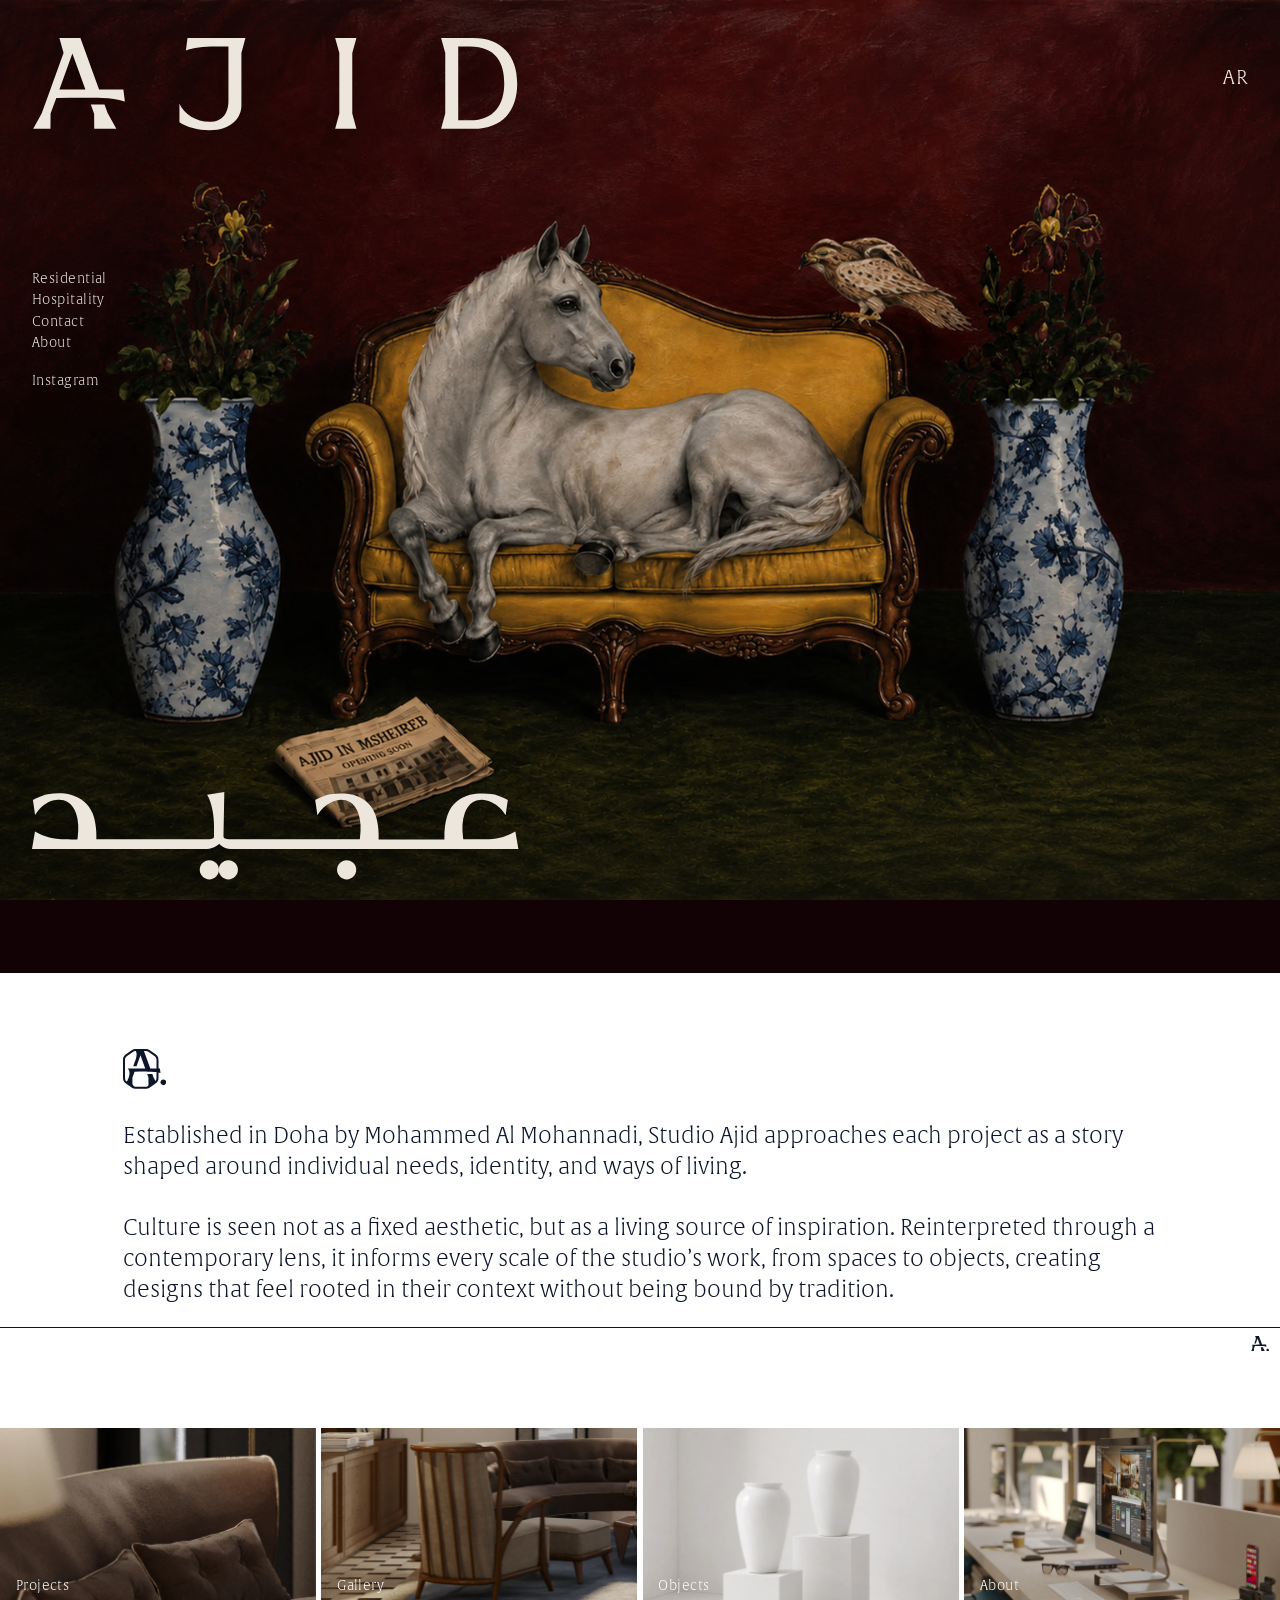
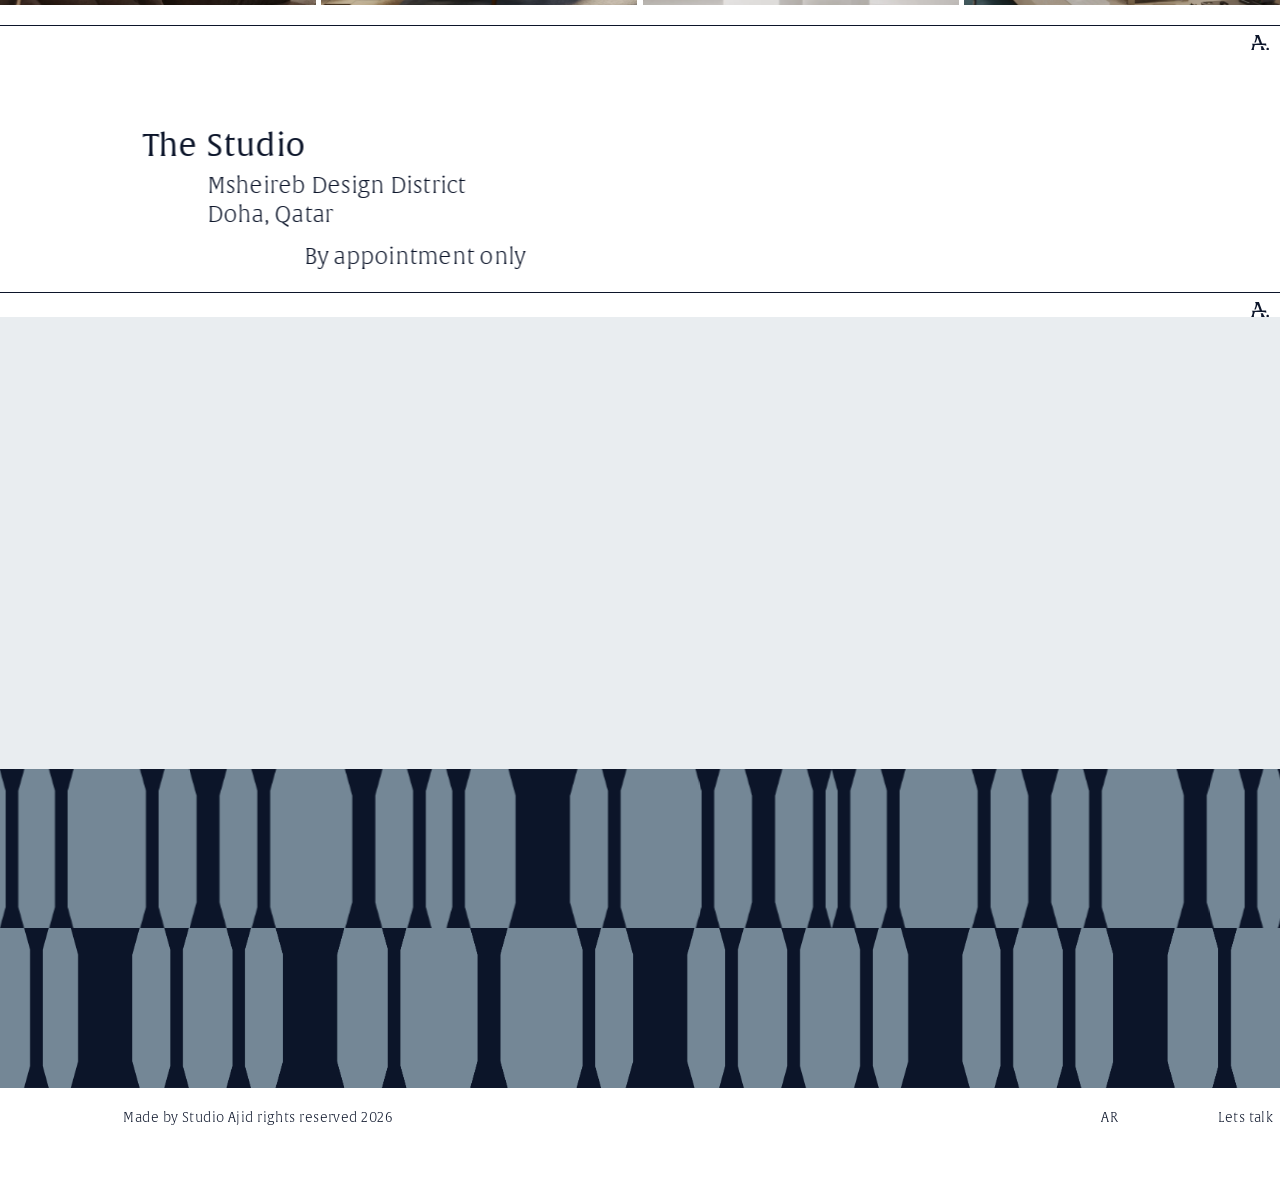
<file: index.html>
<!doctype html>
<html lang="en">
<head>
<meta charset="utf-8">
<meta name="viewport" content="width=device-width,initial-scale=1">
<title data-ar="عجيد — استوديو تصميم داخلي">AJID — Interior Design Studio</title>
<link rel="icon" href="assets/brand/favicon.svg">
<meta name="description" content="Studio Ajid is an interior design studio in Msheireb, Doha, working across residential, hospitality and objects.">
<meta name="theme-color" content="#0c152a">
<!-- Link previews: WhatsApp, iMessage and the rest read these. og:image wants
     an absolute URL, so it is filled in once the site has its final domain. -->
<meta property="og:type" content="website">
<meta property="og:site_name" content="Studio Ajid">
<meta property="og:title" content="AJID — Interior Design Studio">
<meta property="og:description" content="Studio Ajid is an interior design studio in Msheireb, Doha, working across residential, hospitality and objects.">
<meta property="og:image" content="assets/plate.jpg">
<meta name="twitter:card" content="summary_large_image">
<link rel="apple-touch-icon" href="assets/brand/favicon.svg">

<!-- The empty room, not the finished plate: this is what paints first, and
     plate.jpg would put a falcon on screen before the entrance runs. -->
<link rel="preload" as="image" href="assets/hero-first.webp" fetchpriority="high">
<link rel="stylesheet" href="css/style.css?v=spacing-20260829">
</head>
<body>

<!-- ============ VIEWPORT (fixed) ============ -->
<div class="viewport">

  <!-- PAGE 2 sits behind, slides up into place. Empty on purpose — drop the
       real second section in here; the transition needs nothing from it. -->
  <section class="page page2" id="page2"></section>

  <!-- PAGE 1 — the painting. Slides up on scroll. overflow visible so the falcon can leave it -->
  <section class="page page1" id="page1">

    <svg class="scene" viewBox="0 0 1400 1130" preserveAspectRatio="xMidYMid slice"
         xmlns="http://www.w3.org/2000/svg">
      <defs>
        <radialGradient id="wall" cx="50%" cy="42%" r="72%">
          <stop offset="0%"  stop-color="#7d1a24"/>
          <stop offset="55%" stop-color="#5a0f1a"/>
          <stop offset="100%" stop-color="#280408"/>
        </radialGradient>
        <linearGradient id="floor" x1="0" y1="0" x2="0" y2="1">
          <stop offset="0%" stop-color="#3c4715"/>
          <stop offset="100%" stop-color="#141a06"/>
        </linearGradient>
        <linearGradient id="silk" x1="0" y1="0" x2="0" y2="1">
          <stop offset="0%"  stop-color="#e8b93c"/>
          <stop offset="55%" stop-color="#cf9a1e"/>
          <stop offset="100%" stop-color="#96690d"/>
        </linearGradient>
        <linearGradient id="wood" x1="0" y1="0" x2="0" y2="1">
          <stop offset="0%" stop-color="#8a5227"/>
          <stop offset="100%" stop-color="#4a2810"/>
        </linearGradient>
        <linearGradient id="hide" x1="0.2" y1="0" x2="0.8" y2="1">
          <stop offset="0%"  stop-color="#f4f2ee"/>
          <stop offset="60%" stop-color="#d9d6cf"/>
          <stop offset="100%" stop-color="#a9a69d"/>
        </linearGradient>
        <linearGradient id="porc" x1="0" y1="0" x2="1" y2="1">
          <stop offset="0%" stop-color="#f2f5fa"/>
          <stop offset="100%" stop-color="#c3cddc"/>
        </linearGradient>
        <filter id="soft"><feGaussianBlur stdDeviation="1.4"/></filter>
        <filter id="glow"><feGaussianBlur stdDeviation="26"/></filter>
      </defs>

      <!-- PLATE: replaced by assets/plate.jpg when that file is present -->
      <g id="plate" filter="url(#soft)">
        <rect width="1400" height="1130" fill="url(#wall)"/>
        <rect y="752" width="1400" height="378" fill="url(#floor)"/>
        <ellipse cx="700" cy="1000" rx="620" ry="120" fill="#000" opacity=".45" filter="url(#glow)"/>

        <!-- settee -->
        <g id="sofa">
          <path d="M300 640 C300 470 340 430 470 430 L1010 430 C1105 430 1120 470 1118 600
                   L1118 700 L300 700 Z" fill="url(#wood)"/>
          <path d="M330 640 C330 480 372 460 486 458 L996 448 C1078 446 1092 480 1090 596
                   L1090 660 L330 660 Z" fill="url(#silk)"/>
          <path d="M258 596 C258 548 306 540 330 572 L330 792 L262 792 Z" fill="url(#silk)"/>
          <path d="M1090 572 C1114 540 1160 550 1158 598 L1158 792 L1090 792 Z" fill="url(#silk)"/>
          <path d="M246 590 C246 528 316 518 344 566 L326 590 C310 560 268 566 268 596 Z" fill="url(#wood)"/>
          <path d="M1076 566 C1104 518 1176 530 1174 592 L1152 596 C1152 566 1112 560 1094 590 Z" fill="url(#wood)"/>
          <path d="M300 756 C300 736 330 730 400 730 L1030 730 C1090 730 1118 736 1118 758
                   L1112 810 L306 810 Z" fill="url(#silk)"/>
          <path d="M292 806 L1126 806 L1116 872 C1116 890 1090 898 1050 898 L370 898
                   C326 898 300 888 300 870 Z" fill="url(#wood)"/>
          <path d="M300 880 C286 936 292 976 306 1002 L338 998 C322 962 322 926 336 886 Z" fill="url(#wood)"/>
          <path d="M1114 880 C1130 936 1124 976 1110 1002 L1078 998 C1094 962 1094 926 1080 886 Z" fill="url(#wood)"/>
          <path d="M660 890 C640 940 656 972 690 990 C724 972 740 940 720 890 Z" fill="url(#wood)"/>
        </g>

        <!-- horse (placeholder) -->
        <g id="horse">
          <path d="M596 606 C700 560 880 566 990 620 C1052 652 1058 726 1010 762
                   C930 820 700 828 604 782 C544 752 540 636 596 606 Z" fill="url(#hide)"/>
          <path d="M574 640 C556 552 540 468 552 404 C560 356 596 340 616 372
                   C640 412 648 520 654 604 C658 646 596 692 574 640 Z" fill="url(#hide)"/>
          <path d="M548 392 C520 372 508 402 522 434 C540 476 588 528 626 540
                   C664 552 690 526 676 498 C656 456 588 418 548 392 Z" fill="url(#hide)"/>
          <path d="M556 356 L548 300 L586 344 Z M604 350 L616 296 L634 350 Z" fill="#2b2a28"/>
          <ellipse cx="596" cy="452" rx="11" ry="13" fill="#241f1b"/>
          <ellipse cx="664" cy="512" rx="15" ry="11" fill="#2a2422" opacity=".8"/>
          <path d="M552 398 C566 470 570 556 580 636 C566 646 550 640 546 618
                   C534 540 528 452 536 396 Z" fill="#eceae4" opacity=".85"/>
          <path d="M540 704 C500 748 462 812 452 866 L500 876 C516 826 552 776 588 744 Z" fill="url(#hide)"/>
          <path d="M446 862 L506 872 L502 906 L444 898 Z" fill="#2a2320"/>
          <path d="M986 682 C1032 716 1040 800 1006 840 C990 856 966 850 968 826
                   C972 774 964 720 950 692 Z" fill="#e9e6df"/>
        </g>

        <!-- vases -->
        <g id="vase-left">
          <path d="M56 590 L196 590 L176 660 C214 720 216 900 194 1000 L58 1000
                   C36 900 38 720 76 660 Z" fill="url(#porc)"/>
          <g fill="#2f4f8f" opacity=".72">
            <ellipse cx="96"  cy="720" rx="20" ry="13"/><ellipse cx="152" cy="790" rx="17" ry="11"/>
            <ellipse cx="82"  cy="860" rx="22" ry="14"/><ellipse cx="150" cy="920" rx="19" ry="12"/>
            <ellipse cx="104" cy="960" rx="15" ry="10"/>
          </g>
          <g fill="#22380f"><ellipse cx="126" cy="500" rx="96" ry="80"/><ellipse cx="70" cy="530" rx="52" ry="46"/><ellipse cx="188" cy="524" rx="48" ry="42"/></g>
          <g fill="#c9b03a"><ellipse cx="150" cy="300" rx="26" ry="20"/><ellipse cx="106" cy="330" rx="22" ry="17"/></g>
        </g>
        <g id="vase-right">
          <path d="M1206 590 L1346 590 L1326 660 C1364 720 1366 900 1344 1000 L1208 1000
                   C1186 900 1188 720 1226 660 Z" fill="url(#porc)"/>
          <g fill="#2f4f8f" opacity=".72">
            <ellipse cx="1246" cy="716" rx="20" ry="13"/><ellipse cx="1306" cy="784" rx="17" ry="11"/>
            <ellipse cx="1234" cy="858" rx="22" ry="14"/><ellipse cx="1302" cy="918" rx="19" ry="12"/>
            <ellipse cx="1258" cy="958" rx="15" ry="10"/>
          </g>
          <g fill="#22380f"><ellipse cx="1276" cy="500" rx="96" ry="80"/><ellipse cx="1220" cy="530" rx="52" ry="46"/><ellipse cx="1338" cy="524" rx="48" ry="42"/></g>
          <g fill="#c9b03a"><ellipse cx="1300" cy="296" rx="26" ry="20"/><ellipse cx="1256" cy="326" rx="22" ry="17"/></g>
        </g>
      </g>

      <!-- FALCON RIG
           fx-anchor = the perch contact point, in scene coordinates.
           Everything inside is drawn in a local 400x300 space whose
           point (192,224) is the feet — hence the translate(-192,-224). -->
      <g id="fx-anchor" transform="translate(1052,470)">
        <ellipse id="fx-shadow" cx="2" cy="6" rx="46" ry="9" fill="#1a0206" opacity=".45"/>
        <g id="fx-fly">
          <g id="fx-pitch">
            <g transform="translate(-192,-224)">

              <!-- FAR WING (open, behind the body) -->
              <g id="wing-far" opacity="0" transform="translate(16 12)">
                <g id="wf-inner">
                  <path d="M196 98 C214 76 238 56 258 42 L280 62
                           C266 86 252 118 244 152 C224 152 204 128 196 98 Z" fill="#5f4e3a"/>
                  <g id="wf-outer">
                    <path d="M258 42 C286 18 318 -6 348 -24 L356 -8
                             C336 8 312 30 292 50 C288 54 283 58 280 62 Z" fill="#51422f"/>
                  </g>
                </g>
              </g>

              <!-- TAIL: angles down and back, as it hangs over the perch edge -->
              <g id="fx-tail">
                <path d="M224 172 C250 187 278 205 300 217 C301 228 297 238 291 243
                         C266 228 238 210 214 196 Z" fill="#c0ab89"/>
                <path d="M283 207 C290 211 296 214 300 217 C301 228 297 238 291 243
                         C287 240 281 236 275 232 Z" fill="#3a3025"/>
                <g stroke="#8d7a5c" stroke-width="1.4" opacity=".5" fill="none">
                  <path d="M223 179 C250 195 275 211 295 224"/>
                  <path d="M220 187 C247 203 271 218 291 231"/>
                </g>
              </g>

              <!-- BODY: upright teardrop, leaning slightly forward -->
              <g id="fx-body">
                <path d="M170 104 C152 120 142 150 148 178 C154 202 176 215 200 213
                         C226 211 242 194 245 168 C248 140 240 114 224 102
                         C208 90 184 90 170 104 Z" fill="#dfcba8"/>
                <path d="M164 116 C150 138 145 166 151 188 C159 205 175 213 189 213
                         C175 190 165 150 173 116 Z" fill="#f2e8d2"/>
                <g fill="#5b4630" opacity=".8">
                  <ellipse cx="186" cy="130" rx="4" ry="3"/>  <ellipse cx="208" cy="124" rx="3.8" ry="2.8"/>
                  <ellipse cx="196" cy="152" rx="4.4" ry="3.2"/><ellipse cx="220" cy="146" rx="4" ry="3"/>
                  <ellipse cx="184" cy="168" rx="4.2" ry="3"/> <ellipse cx="208" cy="176" rx="4.6" ry="3.4"/>
                  <ellipse cx="228" cy="166" rx="3.8" ry="2.8"/><ellipse cx="196" cy="194" rx="4.2" ry="3"/>
                  <ellipse cx="220" cy="196" rx="3.6" ry="2.6"/>
                </g>
              </g>

              <!-- LEGS: short — most of the leg is feathered and hidden -->
              <g id="fx-legs">
                <path d="M182 200 L180 219 L168 226 M180 219 L192 226 M180 219 L182 227"
                      stroke="#e2b830" stroke-width="6.5" fill="none" stroke-linecap="round"/>
                <path d="M200 202 L199 218 L188 225 M199 218 L211 225 M199 218 L201 226"
                      stroke="#c9a123" stroke-width="6" fill="none" stroke-linecap="round"/>
              </g>

              <!-- FOLDED WING: lies along the back, tip toward the tail base -->
              <g id="wing-folded">
                <path d="M206 102 C230 110 246 140 252 172 C256 192 250 204 241 199
                         C228 191 214 160 206 128 Z" fill="#7c6749"/>
                <path d="M214 112 C232 124 244 148 248 172 C238 164 224 140 214 118 Z" fill="#907a58"/>
                <g fill="#3f3323" opacity=".85">
                  <ellipse cx="222" cy="128" rx="3.6" ry="2.6"/><ellipse cx="234" cy="150" rx="4" ry="2.8"/>
                  <ellipse cx="242" cy="174" rx="3.6" ry="2.6"/><ellipse cx="228" cy="164" rx="3.8" ry="2.8"/>
                  <ellipse cx="244" cy="190" rx="3.2" ry="2.4"/>
                </g>
                <g stroke="#3a2f20" stroke-width="1.3" opacity=".5" fill="none">
                  <path d="M212 116 C232 134 244 160 248 186"/>
                  <path d="M208 124 C226 142 238 166 243 192"/>
                </g>
              </g>

              <!-- HEAD: the collar shape hides the neck joint as the head turns.
                   Neck pivot = 176,110 -->
              <g id="fx-head">
                <path d="M150 96 L214 96 L216 138 C196 149 168 149 150 136 Z" fill="#dfcba8"/>
                <path d="M176 60 C200 60 214 76 214 96 C214 116 198 130 176 130
                         C154 130 138 116 138 96 C138 76 154 60 176 60 Z" fill="#f0e7d3"/>
                <path d="M143 86 C148 68 161 58 178 58 C196 58 210 68 214 88
                         C198 74 162 74 143 86 Z" fill="#8f7346"/>
                <path d="M200 74 C212 84 216 100 212 116 C214 98 210 82 198 72 Z" fill="#7d6339"/>
                <path d="M150 82 C143 80 138 84 137 92 C136 99 140 104 146 105
                         C144 98 145 89 151 86 Z" fill="#e2b830"/>
                <path d="M147 84 C137 83 129 88 127 95 C126 101 131 106 138 105
                         C136 98 139 91 146 89 Z" fill="#4a4a48"/>
                <path d="M127 95 C123 100 125 106 132 106 C128 102 126 99 127 95 Z" fill="#232120"/>
                <circle cx="158" cy="88" r="9.5" fill="none" stroke="#d9a92a" stroke-width="3"/>
                <ellipse cx="158" cy="88" rx="7.4" ry="7.6" fill="#131110"/>
                <circle cx="155.8" cy="85.6" r="2.2" fill="#fff" opacity=".85"/>
                <g id="fx-lid" transform="translate(158,88) scale(1,0) translate(-158,-88)">
                  <ellipse cx="158" cy="88" rx="8.4" ry="8.6" fill="#ddceb2"/>
                </g>
                <path d="M154 95 C153 103 154 110 157 115 C161 111 162 103 161 95 Z"
                      fill="#5a482e" opacity=".95"/>
                <g fill="#6a563b" opacity=".7">
                  <ellipse cx="186" cy="80" rx="3" ry="2.2"/><ellipse cx="200" cy="94" rx="2.8" ry="2"/>
                  <ellipse cx="190" cy="108" rx="3" ry="2.2"/><ellipse cx="176" cy="122" rx="2.8" ry="2"/>
                </g>
              </g>

              <!-- NEAR WING (open, in front) -->
              <g id="wing-near" opacity="0">
                <g id="wn-inner">
                  <path d="M196 98 C214 76 238 56 258 42 L280 62
                           C266 86 252 118 244 152 C224 152 204 128 196 98 Z" fill="#8c7757"/>
                  <!-- secondaries: the darker trailing band of the arm wing -->
                  <path d="M280 62 C266 86 252 118 244 152 C236 152 230 149 226 145
                           C238 116 252 88 266 66 Z" fill="#6d5a41"/>
                  <path d="M206 96 C222 78 240 62 254 50 L262 58
                           C246 74 232 96 224 122 C214 116 208 106 206 96 Z"
                        fill="#9c8663" opacity=".6"/>
                  <g id="wn-outer">
                    <path d="M258 42 C286 18 318 -6 348 -24 L356 -8
                             C336 8 312 30 292 50 C288 54 283 58 280 62 Z" fill="#7a6549"/>
                    <g stroke="#43361f" stroke-width="1.5" opacity=".42" fill="none">
                      <path d="M268 44 C294 22 320 2 346 -18"/>
                      <path d="M274 50 C300 28 324 8 350 -12"/>
                      <path d="M280 56 C304 36 328 16 353 -3"/>
                    </g>
                  </g>
                </g>
              </g>

            </g>
          </g>
        </g>
      </g>
    </svg>

    <!-- photoreal path: plate + alpha footage layers get injected here -->
    <div class="media-stage" id="media-stage"></div>

    <!-- END MARK — the line and the AJID monogram, measured off line.psd
         (1920x1080): a 1px rule, and the mark 27x23 sitting 17px in from the
         right edge and 13px under the rule. It sits INSIDE page 1, 25px below
         the image, so it travels up with the painting and reads as part of it.
         Built as its own block so the same thing can close any later page. -->
    <div class="endmark" id="endmark">
      <span class="endmark__line"></span>
      <span class="endmark__logo">
        <svg class="endmark__svg" viewBox="370.88 396.13 338.27 287.74" role="img" aria-label="AJID">
          <path d="M684.47,634.51c-13.63,0-24.68,11.05-24.68,24.68s11.05,24.68,24.68,24.68,24.68-11.05,24.68-24.68-11.05-24.68-24.68-24.68Z"/>
          <polygon points="606.31 634.86 595.63 605.46 552.26 605.46 562.57 634.44 562.97 682.29 632.89 682.29 606.31 634.44 606.31 634.86"/>
          <path d="M655.12,558.23h-76.63l-58.85-162.1h-66.21l.02.12h-8.62c1.56,1.34,4.3,3.88,7,7.58,14.58,19.98,9.92,49.39,2.22,74.11l-.15.43c-.02.07-.05.17-.07.25l-8.64,23.85c-4.26,11.77-8.52,23.54-12.77,35.32h28.47l33.43-92.59,40.82,113.05c-23.48.05-47.01.1-70.51.15v.05h-79.8c2.8,2.38,5.08,4.94,7.02,7.56,19.43,26.92,2.97,70.59-9.92,96.4l-10.83,19.53c-.07.12-.15.25-.22.37h54.35l.42-47.84,17.83-49.05c.1-.15.2-.27.32-.42,37.92.02,75.82-.49,113.71-.17,10.61.07,21.44.12,32.32.52,23.21.81,46.57,3.27,68.08,11.32.71.27,1.42.54,2.14.83l-4.91-39.25Z"/>
        </svg>
      </span>
    </div>

    <!-- AJID hero lockup + navigation, laid out to the client reference:
         English wordmark hard into the top-left at 46% width, EN opposite it,
         the section list stacked directly beneath, and the Arabic wordmark
         bottom-right at the same 46%. Everything sits inside the gutter now —
         nothing bleeds off the edge. -->
    <div class="hero-ui" id="heroUi">

      <div class="hero-head">
        <div class="hero-top">
          <h1 class="hero-mark hero-mark--lat" id="markLat">
            <span class="sr-only">AJID — Interior Design Studio</span>
            <span class="mark-out"><span class="mark-slide"><svg viewBox="182.44 472.22 715.08 135.55" role="presentation" aria-hidden="true">
            <path class="ltr" style="--i:0" d="M316.74,547.83h-35.74l-27.44-75.6h-30.88l6.11,22.11-15.85,43.8-3.51,9.69-12.86,35.53-12.39,22.32h25.35l.19-22.32,8.39-23.06h1.49c17.26,0,34.49-.24,51.73-.08,4.98.03,10.06.06,15.16.24,10.9.38,21.86,1.54,31.96,5.31.19.06.36.14.56.22l-2.27-18.16ZM251.09,547.83s.05.05.08.08h-28.49l.03-.08,19.04-52.73,19,52.65.03.08h-9.69ZM293.98,583.57l-4.95-13.66h-20.16l4.84,13.59.19,22.18h32.47l-12.39-22.32v.21Z"/>
            <path class="ltr" style="--i:1" d="M408.71,490.53c9.91-4,26.69-5.91,42.13-5.91h20.4v79.69c0,16.96-7.63,31.07-28.21,31.07-19.25,0-36.79-10.87-43.85-26.5v27.26c10.29,7.43,27.64,11.63,43.85,11.63,34.31,0,47.28-20.21,47.28-36.41v-77.01l5.91-22.11h-85.21l-2.29,18.3Z"/>
            <polygon class="ltr" style="--i:2" points="659.41 472.23 628.15 472.23 634.25 494.35 634.25 583.37 628.15 605.67 659.41 605.67 653.31 583.37 653.31 494.35 659.41 472.23"/>
            <path class="ltr" style="--i:3" d="M831.2,472.23h-47.28l6.1,22.11v89.02l-6.1,22.3h47.28c43.08,0,64.62-26.69,64.62-66.72s-22.3-66.72-64.62-66.72ZM826.05,593.28h-16.97v-108.66h16.97c38.89,0,50.71,24.21,50.71,54.33s-14.11,54.33-50.71,54.33Z"/>
          </svg></span></span>
          </h1>
          <span class="hero-lang" id="heroLang"><span class="w-out"><a href="#" class="js-lang" data-en="AR" data-ar-label="EN" aria-label="Switch to Arabic">AR</a></span></span>
        </div>

        <nav class="hero-nav" id="heroNav" aria-label="Primary">
          <span class="hero-nav__i" style="--i:0"><span class="w-out"><a href="category.html?c=residential" data-ar="سكني">Residential</a></span></span>
          <span class="hero-nav__i" style="--i:1"><span class="w-out"><a href="category.html?c=hospitality" data-ar="ضيافة">Hospitality</a></span></span>
          <span class="hero-nav__i" style="--i:2"><span class="w-out"><a href="contact.html" data-ar="تواصل">Contact</a></span></span>
          <span class="hero-nav__i" style="--i:3"><span class="w-out"><a href="#about" data-ar="نبذة">About</a></span></span>
          <span class="hero-nav__i hero-nav__i--social" style="--i:4"><span class="w-out"><a href="https://www.instagram.com/studioajid/" target="_blank" rel="noopener" data-ar="إنستغرام">Instagram</a></span></span>
        </nav>
      </div>

      <div class="hero-mark hero-mark--ar" id="markAr" lang="ar" dir="rtl">
        <span class="mark-out"><span class="mark-slide"><svg viewBox="182.44 475.77 715.08 128.46" role="presentation" aria-hidden="true">
            <path class="ar-body" d="M871.49,559.48l-36.64-.05h62.67l-2.47-14.01-2-11.41c-11.45,6.57-23.51,10.71-38.88,11.41h-37.16c-.28,0-.47-.42-.61-1.07-.14-.84-.23-1.72-.37-2.61v-.42c-1.35-11.64-1.26-23.8,2.7-34.83,2.33-6.47,6.43-12.48,12.29-15.97,13.41-7.91,29.24-.98,39.53,8.94.05,0,.05.05.05.05,1.02.98,2,2,2.93,3.07,1.96,2.23,3.59,4.7,5.22,7.45l.6-4.19,1.54-10.99,1.12-7.26c-5.41-2.86-11.29-5.59-18.1-7.66-1-.22-2.64-.59-3.64-.81-11.22-1.68-22.86-2.1-33.95.75-14.53,3.72-26.45,13.31-32.08,27.33-2.1,5.31-3.59,11.27-4.47,17.74-.93,6.47-1.26,13.27-1.02,20.49h-96.71c.23-7.22-.09-14.01-1.02-20.49-.84-6.47-2.37-12.43-4.47-17.74-5.63-14.02-17.55-23.61-32.08-27.33-11.08-2.84-22.72-2.42-33.95-.75-1,.22-2.64.59-3.64.81-6.81,2.07-12.69,4.8-18.1,7.66l1.12,7.26,1.54,10.99.6,4.19c1.63-2.75,3.26-5.22,5.22-7.45.93-1.07,1.91-2.1,2.93-3.07t.05-.05c10.24-9.92,26.12-16.85,39.53-8.94,5.87,3.49,9.92,9.5,12.29,15.97,3.96,11.03,4.05,23.19,2.75,34.83,0,.19-.05.28-.05.42-.14.89-.23,1.77-.33,2.61-.19.65-.37,1.07-.65,1.07h-93.69s.01-.07.01-.11c-.07.07-.13.11-.21.11h-14.82c.08,0,.16,0,.24,0h-83.69c-1.96,0-3.73-.42-5.31-1.16-1.44-.7-2.23-1.82-2.33-3.49-.05-.14-.05-.28-.05-.42l1.26-64.58-25.24,4.05c7.12,12.62,10.1,29.52,10.1,47.3v14.3c0,.74-.28,1.35-.84,1.81-.56.51-1.3.98-2.28,1.26-.93.37-1.96.61-3.12.7-1.12.19-2.28.23-3.4.23h-163.38c.23-7.22-.09-14.01-1.03-20.49-.88-6.47-2.37-12.43-4.52-17.74-5.63-14.02-17.51-23.61-32.08-27.33-11.04-2.84-22.68-2.42-33.9-.75-.99.22-2.62.58-3.61.8-6.86,2.07-12.71,4.81-18.13,7.67l1.12,7.26,1.54,10.99.56,3.87c1.54-2.61,3.17-4.98,5.03-7.13,3.26-3.87,6.89-7.03,10.71-9.5,3.82-2.47,7.87-4.19,12.01-5.12,1.86-.47,3.73-.75,5.54-.84.28,0,.6,0,.88-.05h.93c.33,0,.61,0,.93.05,3.96.14,7.96,1.17,11.73,3.4,5.87,3.49,9.96,9.5,12.29,15.97,3.96,11.03,4.05,23.19,2.7,34.83,0,.19-.05.28-.05.42-.09.89-.19,1.77-.33,2.61-.09.47-.23.79-.37.98,0,.05-.05.09-.05.19h-9.83c-1.72,0-3.45,0-5.17-.09h-8.15c-10.57-.47-19.56-2.56-27.84-5.96-3.82-1.53-7.45-3.35-11.08-5.45l-2,11.41-2.42,14.01h58.95v.05h198.33c4.87,0,9.62-1.48,13.66-4.2,1.65-1.12,3.18-2.23,4.37-3.34.35.42.74.84,1.17,1.26,4.31,4.2,10.27,6.29,16.3,6.29h63.8-9.44s32.9.01,32.9.01h0s308.96-.01,308.96-.01Z"/>
            <path class="ar-dot" style="--i:0" d="M645.02,575.99c-7.8,0-14.12,6.32-14.12,14.12s6.32,14.12,14.12,14.12,14.12-6.32,14.12-14.12-6.32-14.12-14.12-14.12Z"/>
            <path class="ar-dot" style="--i:1" d="M471.09,575.99c-7.8,0-14.12,6.32-14.12,14.12s6.32,14.12,14.12,14.12,14.12-6.32,14.12-14.12-6.32-14.12-14.12-14.12Z"/>
            <path class="ar-dot" style="--i:2" d="M443.17,575.99c-7.8,0-14.12,6.32-14.12,14.12s6.32,14.12,14.12,14.12,14.12-6.32,14.12-14.12-6.32-14.12-14.12-14.12Z"/>
          </svg></span></span>
      </div>
    </div>
  </section>
</div>

<!-- scroll runway -->
<div class="runway"></div>

<!-- ============ PAGES 2-6 ============
     Content still to come. Each one closes with the SAME end mark as the
     hero — identical markup, identical block — driven by its own scroll
     progress rather than the painting's lift. -->
<main class="pages" id="pages">
    <!-- PAGE TWO — laid out from "page two.psd" (1920x1080, the same frame as
         the hero). Every measurement is a fraction of the frame WIDTH, so the
         whole page scales as one piece:
             badge   108x99 at x197 y172   -> 5.625% wide, 10.26% in, 8.96% down
             copy    x197..1746, from y321 -> 10.26% left, 9.01% right
             type    39px on a 48px line   -> 2.031vw / 1.231
             indent  236px on the first line
         Justified and hyphenated, as in the PSD. -->
    <section class="pg pg--studio" id="about">
      <div class="studio">
        <svg class="studio__mark" viewBox="375.48 388.48 329.04 303.02" role="img" aria-label="AJID">
          <path d="M661.21,572.15l-4.37-34.92h-10.9v-68.53c0-15.12-7.41-29.29-19.81-37.93l-48.87-34.01c-7.78-5.42-16.91-8.28-26.4-8.28h-80.17c-9.46,0-18.56,2.85-26.34,8.24l-49,33.99c-12.44,8.63-19.87,22.83-19.87,37.97v142.6c0,15.12,7.41,29.29,19.81,37.93l48.87,34.01c7.78,5.42,16.91,8.28,26.4,8.28h80.18c9.45,0,18.55-2.84,26.32-8.23l48.99-33.95c12.45-8.63,19.89-22.83,19.89-37.98v-43.91c4.68,1.12,9.21,2.41,13.37,3.96.63.24,1.27.48,1.9.74ZM568.52,409.32l48.87,34.01c8.3,5.77,13.25,15.26,13.25,25.37v68.53h-47.19l-48.45-133.45h15.86c6.35,0,12.45,1.92,17.66,5.54ZM390.77,611.29v-142.6c0-10.13,4.97-19.63,13.29-25.4l49-33.99c5.2-3.61,11.3-5.51,17.62-5.51h2.57c9.87,17.56,5.86,41.59-.51,62.02l-.14.38c-.02.07-.04.15-.07.22l-7.69,21.22c-3.79,10.47-7.58,20.95-11.36,31.42h25.32l29.74-82.37,36.31,100.58c-20.89.04-41.82.09-62.73.13v.04h-70.99c2.49,2.12,4.52,4.39,6.25,6.73,17.28,23.95,2.64,62.8-8.83,85.76l-3.97,7.16-.57-.4c-8.3-5.77-13.25-15.26-13.25-25.37ZM630.64,611.35c0,7.67-2.86,14.97-7.86,20.57l-14.58-26.89v.37l-9.5-26.15h-38.59l9.18,25.78.28,54.74c-.09-.02-.19-.08-.27-.1,1.06,4.82-1.9,9.82-5.97,12.63-2.5,1.73-5.35,2.78-8.29,3.6-1.42.2-2.85.31-4.3.31h-78.51c-8.11-.62-15.86-4.99-20.53-11.65-2.3-3.28-3.82-7.08-4.53-11.02l.06-10.17c.15-.81.32-1.61.55-2.4-.2.31-.35.64-.54.96l.21-36.89,15.86-43.63c.09-.13.17-.24.28-.37,33.74.02,67.45-.44,101.17-.15,9.44.07,19.08.11,28.75.46,11.43.4,24.48,1.29,37.12,3.18v46.84Z"/>
          <path d="M682.88,620.54c-11.95,0-21.64,9.69-21.64,21.64s9.69,21.64,21.64,21.64,21.64-9.69,21.64-21.64-9.69-21.64-21.64-21.64Z"/>
        </svg>
        <div class="studio__copy">
          <p data-ar-html="&lt;span class=&quot;studio__line studio__line--1&quot;&gt;تأسس استوديو عجيد في الدوحة على يد محمد المهندي، ويتعامل مع كل مشروع بوصفه حكاية&lt;/span&gt;&lt;span class=&quot;studio__line studio__line--2&quot;&gt;تتشكل حول الاحتياجات الفردية والهوية وأنماط الحياة.&lt;/span&gt;">
            <span class="studio__line studio__line--1">Established in Doha by Mohammed Al Mohannadi, Studio Ajid approaches each project as a story</span>
            <span class="studio__line studio__line--2">shaped around individual needs, identity, and ways of living.</span>
          </p>
          <p data-ar-html="&lt;span class=&quot;studio__line studio__line--3&quot;&gt;لا يُنظر إلى الثقافة بوصفها جمالية ثابتة، بل مصدر إلهام حي.&lt;/span&gt;&lt;span class=&quot;studio__line studio__line--4&quot;&gt;وبإعادة قراءتها من منظور معاصر، تُلهم أعمال الاستوديو على اختلاف مقاييسها،&lt;/span&gt;&lt;span class=&quot;studio__line studio__line--5&quot;&gt;من الفراغات إلى القطع، لتنتج تصاميم متجذرة في سياقها دون أن تكون أسيرة التقليد.&lt;/span&gt;">
            <span class="studio__line studio__line--3">Culture is seen not as a fixed aesthetic, but as a living source of inspiration. Reinterpreted through</span>
            <span class="studio__line studio__line--4">a contemporary lens, it informs every scale of the studio’s work, from spaces to objects, creating</span>
            <span class="studio__line studio__line--5">designs that feel rooted in their context without being bound by tradition.</span>
          </p>
        </div>
      </div>
      <div class="endmark" id="aboutEndmark">
        <span class="endmark__line"></span>
        <span class="endmark__logo">
          <svg class="endmark__svg" viewBox="370.88 396.13 338.27 287.74" role="img" aria-label="AJID">
          <path d="M684.47,634.51c-13.63,0-24.68,11.05-24.68,24.68s11.05,24.68,24.68,24.68,24.68-11.05,24.68-24.68-11.05-24.68-24.68-24.68Z"/>
          <polygon points="606.31 634.86 595.63 605.46 552.26 605.46 562.57 634.44 562.97 682.29 632.89 682.29 606.31 634.44 606.31 634.86"/>
          <path d="M655.12,558.23h-76.63l-58.85-162.1h-66.21l.02.12h-8.62c1.56,1.34,4.3,3.88,7,7.58,14.58,19.98,9.92,49.39,2.22,74.11l-.15.43c-.02.07-.05.17-.07.25l-8.64,23.85c-4.26,11.77-8.52,23.54-12.77,35.32h28.47l33.43-92.59,40.82,113.05c-23.48.05-47.01.1-70.51.15v.05h-79.8c2.8,2.38,5.08,4.94,7.02,7.56,19.43,26.92,2.97,70.59-9.92,96.4l-10.83,19.53c-.07.12-.15.25-.22.37h54.35l.42-47.84,17.83-49.05c.1-.15.2-.27.32-.42,37.92.02,75.82-.49,113.71-.17,10.61.07,21.44.12,32.32.52,23.21.81,46.57,3.27,68.08,11.32.71.27,1.42.54,2.14.83l-4.91-39.25Z"/>
          </svg>
        </span>
      </div>
    </section>

    <!-- SECTION THREE — the reel. Four 480x270 placeholders, to be swapped for
         images. They fall in from above one at a time and settle on the centre
         line, then the row can be dragged sideways and wraps forever: a card
         leaving one edge comes back in at the other. reel.js clones the set as
         many times as the frame needs so the strip can never run out. -->
    <section class="pg pg--reel" id="work">
      <div class="reel" id="reel">
        <a class="reel__card" draggable="false" href="category.html?c=projects">
          <div class="reel__in">
            <div class="reel__img"><img src="assets/reel/projects.webp" alt="" draggable="false" decoding="async"></div>
            <span class="reel__label" data-ar="مشاريع">Projects</span>
          </div>
        </a>
        <a class="reel__card" draggable="false" href="category.html?c=gallery">
          <div class="reel__in">
            <div class="reel__img"><img src="assets/reel/gallery.webp" alt="" draggable="false" decoding="async"></div>
            <span class="reel__label" data-ar="معرض">Gallery</span>
          </div>
        </a>
        <a class="reel__card" draggable="false" href="category.html?c=objects">
          <div class="reel__in">
            <div class="reel__img"><img src="assets/reel/objects.webp" alt="" draggable="false" decoding="async"></div>
            <span class="reel__label" data-ar="قطع">Objects</span>
          </div>
        </a>
        <a class="reel__card" draggable="false" href="#about">
          <div class="reel__in">
            <div class="reel__img"><img src="assets/reel/about.webp" alt="" draggable="false" decoding="async"></div>
            <span class="reel__label" data-ar="نبذة">About</span>
          </div>
        </a>
      </div>
      <div class="endmark">
        <span class="endmark__line"></span>
        <span class="endmark__logo">
          <svg class="endmark__svg" viewBox="370.88 396.13 338.27 287.74" role="img" aria-label="AJID">
          <path d="M684.47,634.51c-13.63,0-24.68,11.05-24.68,24.68s11.05,24.68,24.68,24.68,24.68-11.05,24.68-24.68-11.05-24.68-24.68-24.68Z"/>
          <polygon points="606.31 634.86 595.63 605.46 552.26 605.46 562.57 634.44 562.97 682.29 632.89 682.29 606.31 634.44 606.31 634.86"/>
          <path d="M655.12,558.23h-76.63l-58.85-162.1h-66.21l.02.12h-8.62c1.56,1.34,4.3,3.88,7,7.58,14.58,19.98,9.92,49.39,2.22,74.11l-.15.43c-.02.07-.05.17-.07.25l-8.64,23.85c-4.26,11.77-8.52,23.54-12.77,35.32h28.47l33.43-92.59,40.82,113.05c-23.48.05-47.01.1-70.51.15v.05h-79.8c2.8,2.38,5.08,4.94,7.02,7.56,19.43,26.92,2.97,70.59-9.92,96.4l-10.83,19.53c-.07.12-.15.25-.22.37h54.35l.42-47.84,17.83-49.05c.1-.15.2-.27.32-.42,37.92.02,75.82-.49,113.71-.17,10.61.07,21.44.12,32.32.52,23.21.81,46.57,3.27,68.08,11.32.71.27,1.42.54,2.14.83l-4.91-39.25Z"/>
          </svg>
        </span>
      </div>
    </section>

    <!-- PAGE FOUR — where the studio is. A short block, so it sits in the
         vertical middle of the page with its rule beneath it, the same way the
         reel page does. -->
    <section class="pg pg--info" id="studio">
      <div class="info">
        <h2 class="info__title" data-ar-html="الاستوديو"><span class="info__lead">The </span>Studio</h2>
        <p class="info__block" data-ar-html="&lt;span class=&quot;info__line info__line--1&quot;&gt;حي مشيرب للتصميم&lt;/span&gt;&lt;span class=&quot;info__line info__line--2&quot;&gt;الدوحة، قطر&lt;/span&gt;">
          <span class="info__line info__line--1">Msheireb Design District</span>
          <span class="info__line info__line--2">Doha, Qatar</span>
        </p>
        <p class="info__block info__line info__line--3" data-ar="بموعد مسبق فقط">By appointment only</p>
      </div>
      <div class="endmark">
        <span class="endmark__line"></span>
        <span class="endmark__logo">
          <svg class="endmark__svg" viewBox="370.88 396.13 338.27 287.74" role="img" aria-label="AJID">
          <path d="M684.47,634.51c-13.63,0-24.68,11.05-24.68,24.68s11.05,24.68,24.68,24.68,24.68-11.05,24.68-24.68-11.05-24.68-24.68-24.68Z"/>
          <polygon points="606.31 634.86 595.63 605.46 552.26 605.46 562.57 634.44 562.97 682.29 632.89 682.29 606.31 634.44 606.31 634.86"/>
          <path d="M655.12,558.23h-76.63l-58.85-162.1h-66.21l.02.12h-8.62c1.56,1.34,4.3,3.88,7,7.58,14.58,19.98,9.92,49.39,2.22,74.11l-.15.43c-.02.07-.05.17-.07.25l-8.64,23.85c-4.26,11.77-8.52,23.54-12.77,35.32h28.47l33.43-92.59,40.82,113.05c-23.48.05-47.01.1-70.51.15v.05h-79.8c2.8,2.38,5.08,4.94,7.02,7.56,19.43,26.92,2.97,70.59-9.92,96.4l-10.83,19.53c-.07.12-.15.25-.22.37h54.35l.42-47.84,17.83-49.05c.1-.15.2-.27.32-.42,37.92.02,75.82-.49,113.71-.17,10.61.07,21.44.12,32.32.52,23.21.81,46.57,3.27,68.08,11.32.71.27,1.42.54,2.14.83l-4.91-39.25Z"/>
          </svg>
        </span>
      </div>
      <div class="studio-map">
        <iframe
          src="https://www.google.com/maps?q=25.2864227,51.5274557&amp;z=17&amp;output=embed"
          title="Studio Ajid location — Mushaireb, Doha"
          loading="lazy"
          referrerpolicy="no-referrer-when-downgrade"
          allowfullscreen></iframe>
      </div>
    </section>

    <!-- PAGE FIVE — the last page. Two pattern bands: each slides in from its
         own side as you scroll down, then keeps drifting for as long as you stay
         here. The top band travels right, the lower one left, so they pass each
         other. The artwork tiles seamlessly, so the drift never has a seam. -->
    <section class="pg pg--patt" id="pattern">
      <div class="patt patt--a">
        <div class="patt__slide">
          <div class="patt__run">
            <img src="assets/brand/pattern-left.png" alt="AJID pattern">
            <img src="assets/brand/pattern-left.png" alt="">
            <img src="assets/brand/pattern-left.png" alt="">
          </div>
        </div>
      </div>
      <div class="patt patt--b">
        <div class="patt__slide">
          <div class="patt__run">
            <img src="assets/brand/pattern-right.png" alt="">
            <img src="assets/brand/pattern-right.png" alt="">
            <img src="assets/brand/pattern-right.png" alt="">
          </div>
        </div>
      </div>
      <p class="patt__credit">
        <span class="patt__made" data-ar="صُنع بواسطة استوديو عجيد — جميع الحقوق محفوظة ٢٠٢٦">Made by Studio Ajid rights reserved 2026</span>
        <a class="patt__link js-lang" href="#" data-en="AR" data-ar-label="EN" aria-label="Switch to Arabic">AR</a>
        <a class="patt__link" href="contact.html" data-ar="لنتحدث">Lets talk</a>
      </p>
      <div class="endmark">
        <span class="endmark__line"></span>
        <span class="endmark__logo">
          <svg class="endmark__svg" viewBox="370.88 396.13 338.27 287.74" role="img" aria-label="AJID">
          <path d="M684.47,634.51c-13.63,0-24.68,11.05-24.68,24.68s11.05,24.68,24.68,24.68,24.68-11.05,24.68-24.68-11.05-24.68-24.68-24.68Z"/>
          <polygon points="606.31 634.86 595.63 605.46 552.26 605.46 562.57 634.44 562.97 682.29 632.89 682.29 606.31 634.44 606.31 634.86"/>
          <path d="M655.12,558.23h-76.63l-58.85-162.1h-66.21l.02.12h-8.62c1.56,1.34,4.3,3.88,7,7.58,14.58,19.98,9.92,49.39,2.22,74.11l-.15.43c-.02.07-.05.17-.07.25l-8.64,23.85c-4.26,11.77-8.52,23.54-12.77,35.32h28.47l33.43-92.59,40.82,113.05c-23.48.05-47.01.1-70.51.15v.05h-79.8c2.8,2.38,5.08,4.94,7.02,7.56,19.43,26.92,2.97,70.59-9.92,96.4l-10.83,19.53c-.07.12-.15.25-.22.37h54.35l.42-47.84,17.83-49.05c.1-.15.2-.27.32-.42,37.92.02,75.82-.49,113.71-.17,10.61.07,21.44.12,32.32.52,23.21.81,46.57,3.27,68.08,11.32.71.27,1.42.54,2.14.83l-4.91-39.25Z"/>
          </svg>
        </span>
      </div>
    </section>
</main>


<div class="hud"><b id="hud-state">—</b> · press R to replay</div>

<script src="js/reel.js?v=f83c8d3"></script>
<script src="js/pattern.js?v=f83c8d3"></script>
<script src="js/studio-lines.js?v=f83c8d3"></script>
<script src="js/lang.js?v=f83c8d3"></script>
<script src="js/falcon.js?v=f83c8d3"></script>
<script src="js/falcon-media.js?v=f83c8d3"></script>
<script src="js/main.js?v=f83c8d3"></script>
</body>
</html>
</file>
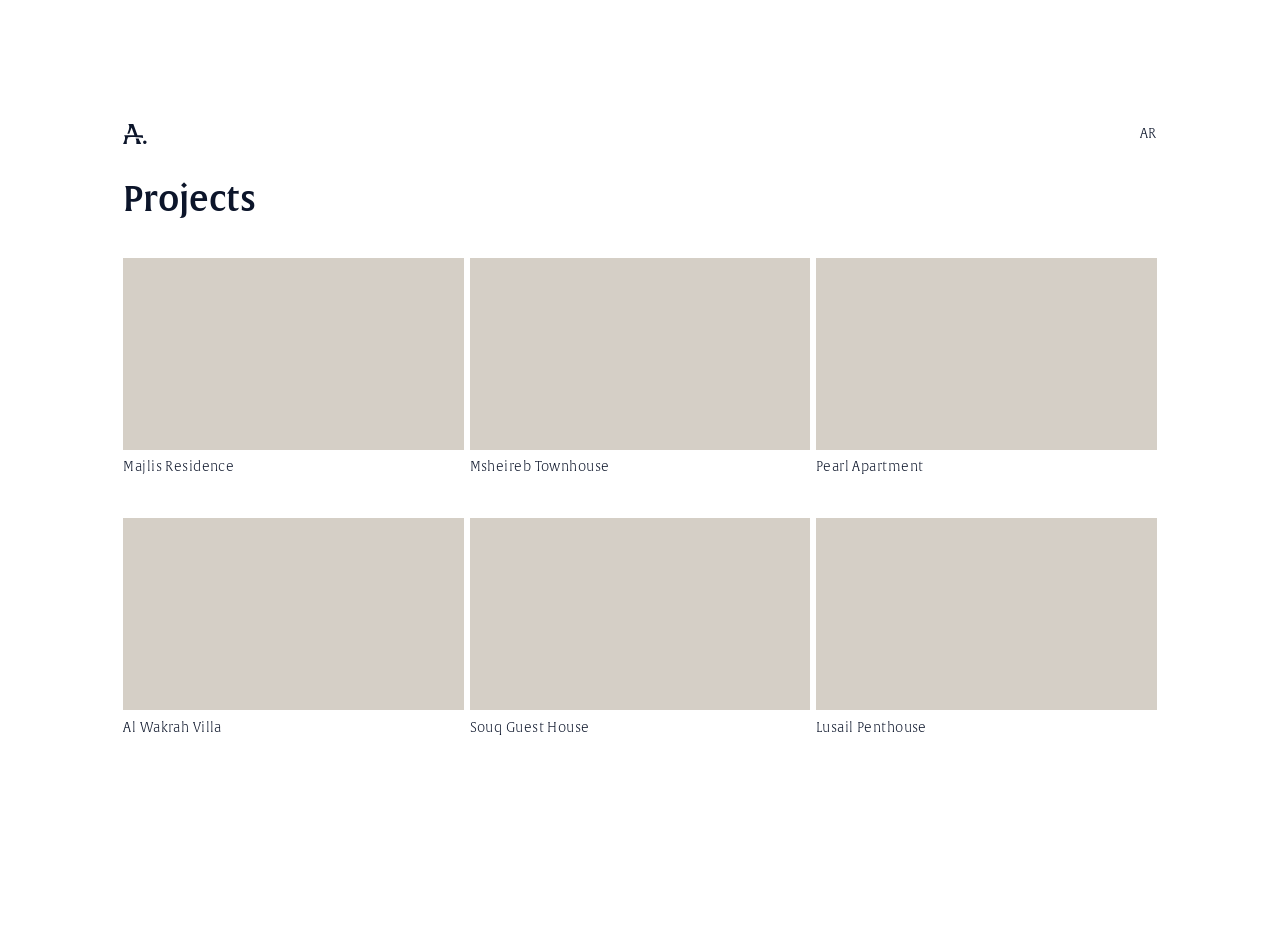
<file: category.html>
<!doctype html>
<html lang="en">
<head>
<meta charset="utf-8">
<meta name="viewport" content="width=device-width,initial-scale=1">
<title>Projects — AJID</title>
<link rel="icon" href="assets/brand/favicon.svg">
<meta name="description" content="Studio Ajid is an interior design studio in Msheireb, Doha, working across residential, hospitality and objects.">
<meta name="theme-color" content="#0c152a">
<!-- Link previews: WhatsApp, iMessage and the rest read these. og:image wants
     an absolute URL, so it is filled in once the site has its final domain. -->
<meta property="og:type" content="website">
<meta property="og:site_name" content="Studio Ajid">
<meta property="og:title" content="Studio Ajid">
<meta property="og:description" content="Studio Ajid is an interior design studio in Msheireb, Doha, working across residential, hospitality and objects.">
<meta property="og:image" content="assets/plate.jpg">
<meta name="twitter:card" content="summary_large_image">
<link rel="apple-touch-icon" href="assets/brand/favicon.svg">

<link rel="stylesheet" href="css/style.css?v=spacing-20260829">
</head>
<!-- One page for Projects, Gallery and Objects — the set is chosen by ?c= and
     written in by category.js. See that file to change the names. -->
<body class="body--cat">

<main class="pages">
  <section class="pg pg--cat">

    <!-- Home monogram and language switch on the same spine as the grid. -->
    <header class="cat__bar">
      <a class="cat__home" href="index.html" aria-label="AJID — home">
        <svg class="cat__homemark" viewBox="370.88 396.13 338.27 287.74" role="presentation" aria-hidden="true">
          <path d="M684.47,634.51c-13.63,0-24.68,11.05-24.68,24.68s11.05,24.68,24.68,24.68,24.68-11.05,24.68-24.68-11.05-24.68-24.68-24.68Z"/>
          <polygon points="606.31 634.86 595.63 605.46 552.26 605.46 562.57 634.44 562.97 682.29 632.89 682.29 606.31 634.44 606.31 634.86"/>
          <path d="M655.12,558.23h-76.63l-58.85-162.1h-66.21l.02.12h-8.62c1.56,1.34,4.3,3.88,7,7.58,14.58,19.98,9.92,49.39,2.22,74.11l-.15.43c-.02.07-.05.17-.07.25l-8.64,23.85c-4.26,11.77-8.52,23.54-12.77,35.32h28.47l33.43-92.59,40.82,113.05c-23.48.05-47.01.1-70.51.15v.05h-79.8c2.8,2.38,5.08,4.94,7.02,7.56,19.43,26.92,2.97,70.59-9.92,96.4l-10.83,19.53c-.07.12-.15.25-.22.37h54.35l.42-47.84,17.83-49.05c.1-.15.2-.27.32-.42,37.92.02,75.82-.49,113.71-.17,10.61.07,21.44.12,32.32.52,23.21.81,46.57,3.27,68.08,11.32.71.27,1.42.54,2.14.83l-4.91-39.25Z"/>
        </svg>
      </a>
      <a class="cat__lang js-lang" href="#" data-en="AR" data-ar-label="EN" aria-label="Switch to Arabic">AR</a>
    </header>

    <!-- heading and holders are written by category.js -->
    <h1 class="cat__title" id="catTitle">Projects</h1>
    <div class="cat__grid" id="catGrid"></div>

    <div class="endmark">
      <span class="endmark__line"></span>
      <span class="endmark__logo">
        <svg class="endmark__svg" viewBox="370.88 396.13 338.27 287.74" role="img" aria-label="AJID">
        <path d="M684.47,634.51c-13.63,0-24.68,11.05-24.68,24.68s11.05,24.68,24.68,24.68,24.68-11.05,24.68-24.68-11.05-24.68-24.68-24.68Z"/>
        <polygon points="606.31 634.86 595.63 605.46 552.26 605.46 562.57 634.44 562.97 682.29 632.89 682.29 606.31 634.44 606.31 634.86"/>
        <path d="M655.12,558.23h-76.63l-58.85-162.1h-66.21l.02.12h-8.62c1.56,1.34,4.3,3.88,7,7.58,14.58,19.98,9.92,49.39,2.22,74.11l-.15.43c-.02.07-.05.17-.07.25l-8.64,23.85c-4.26,11.77-8.52,23.54-12.77,35.32h28.47l33.43-92.59,40.82,113.05c-23.48.05-47.01.1-70.51.15v.05h-79.8c2.8,2.38,5.08,4.94,7.02,7.56,19.43,26.92,2.97,70.59-9.92,96.4l-10.83,19.53c-.07.12-.15.25-.22.37h54.35l.42-47.84,17.83-49.05c.1-.15.2-.27.32-.42,37.92.02,75.82-.49,113.71-.17,10.61.07,21.44.12,32.32.52,23.21.81,46.57,3.27,68.08,11.32.71.27,1.42.54,2.14.83l-4.91-39.25Z"/>
        </svg>
      </span>
    </div>
  </section>
</main>

<!-- category.js first: it writes the strings, carrying their Arabic with them,
     so lang.js finds them already in the document when it sweeps it. -->
<script src="js/category.js?v=f83c8d3"></script>
<script src="js/lang.js?v=f83c8d3"></script>
</body>
</html>
</file>
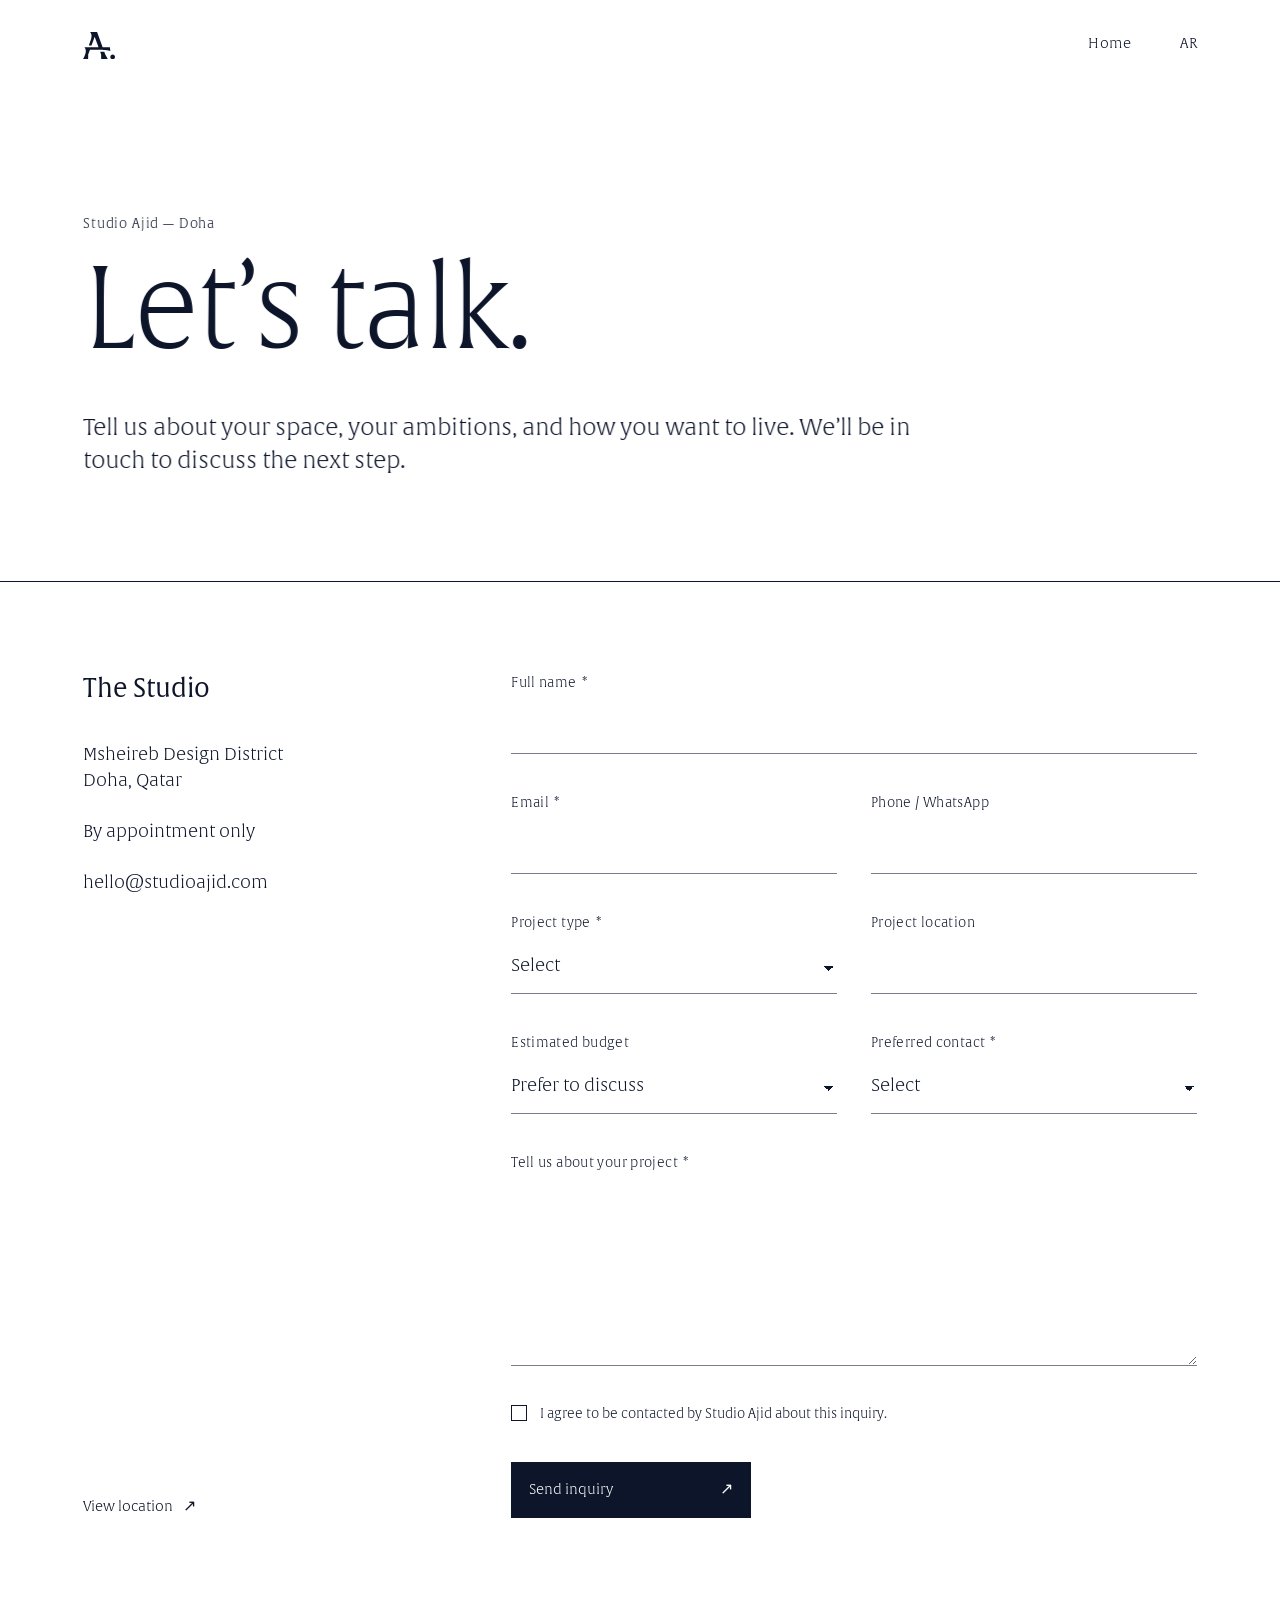
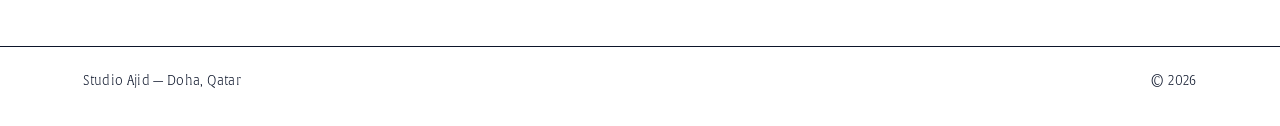
<file: contact.html>
<!doctype html>
<html lang="en" dir="ltr">
<head>
  <meta charset="utf-8">
  <meta name="viewport" content="width=device-width,initial-scale=1">
  <meta name="description" content="Start a residential, hospitality or object design project with Studio Ajid in Doha.">
  <meta name="theme-color" content="#0c152a">
  <!-- Link previews: WhatsApp, iMessage and the rest read these. og:image wants
       an absolute URL, so it is filled in once the site has its final domain. -->
  <meta property="og:type" content="website">
  <meta property="og:site_name" content="Studio Ajid">
  <meta property="og:title" content="Contact — Studio Ajid">
  <meta property="og:description" content="Start a residential, hospitality or object design project with Studio Ajid in Doha.">
  <meta property="og:image" content="assets/plate.jpg">
  <meta name="twitter:card" content="summary_large_image">
  <link rel="apple-touch-icon" href="assets/brand/favicon.svg">
  <title data-ar="تواصل — استوديو عجيد">Contact — Studio Ajid</title>
  <link rel="stylesheet" href="css/contact.css?v=f83c8d3">
</head>
<body>
  <header class="contact-head">
    <a class="contact-brand" href="index.html" aria-label="Studio Ajid home">
      <svg viewBox="370.88 396.13 338.27 287.74" aria-hidden="true">
        <path d="M684.47,634.51c-13.63,0-24.68,11.05-24.68,24.68s11.05,24.68,24.68,24.68,24.68-11.05,24.68-24.68-11.05-24.68-24.68-24.68Z"/>
        <polygon points="606.31 634.86 595.63 605.46 552.26 605.46 562.57 634.44 562.97 682.29 632.89 682.29 606.31 634.44 606.31 634.86"/>
        <path d="M655.12,558.23h-76.63l-58.85-162.1h-66.21l.02.12h-8.62c1.56,1.34,4.3,3.88,7,7.58,14.58,19.98,9.92,49.39,2.22,74.11l-.15.43c-.02.07-.05.17-.07.25l-8.64,23.85c-4.26,11.77-8.52,23.54-12.77,35.32h28.47l33.43-92.59,40.82,113.05c-23.48.05-47.01.1-70.51.15v.05h-79.8c2.8,2.38,5.08,4.94,7.02,7.56,19.43,26.92,2.97,70.59-9.92,96.4l-10.83,19.53c-.07.12-.15.25-.22.37h54.35l.42-47.84,17.83-49.05c.1-.15.2-.27.32-.42,37.92.02,75.82-.49,113.71-.17,10.61.07,21.44.12,32.32.52,23.21.81,46.57,3.27,68.08,11.32.71.27,1.42.54,2.14.83l-4.91-39.25Z"/>
      </svg>
    </a>
    <nav class="contact-nav" aria-label="Contact page navigation">
      <a href="index.html" data-ar="الرئيسية">Home</a>
      <button class="js-lang" type="button" data-en="AR" data-ar-label="EN" aria-label="Switch to Arabic">AR</button>
    </nav>
  </header>

  <main>
    <section class="contact-intro">
      <p class="contact-kicker" data-ar="استوديو عجيد — الدوحة">Studio Ajid — Doha</p>
      <h1 data-ar="لنتحدث.">Let’s talk.</h1>
      <p class="contact-deck" data-ar="أخبرنا عن مساحتك وطموحاتك والطريقة التي ترغب أن تعيش بها. سنعود إليك لمناقشة الخطوة التالية.">Tell us about your space, your ambitions, and how you want to live. We’ll be in touch to discuss the next step.</p>
    </section>

    <div class="contact-rule" aria-hidden="true"></div>

    <section class="contact-grid">
      <aside class="contact-details">
        <div>
          <h2 data-ar="الاستوديو">The Studio</h2>
          <p data-ar-html="حي مشيرب للتصميم&lt;br&gt;الدوحة، قطر">Msheireb Design District<br>Doha, Qatar</p>
          <p data-ar="بموعد مسبق فقط">By appointment only</p>
          <a class="contact-email" href="mailto:hello@studioajid.com">hello@studioajid.com</a>
        </div>
        <a class="map-link" href="https://www.google.com/maps/place/Mushaireb+3,+Doha/@25.2853895,51.527176,17z/data=!3m1!4b1!4m6!3m5!1s0x3e45c539be669f0f:0xa66f1c0db579f08a!8m2!3d25.2864227!4d51.5274557!16s%2Fg%2F11bvv61qmr?entry=ttu" target="_blank" rel="noopener noreferrer"><span data-ar="عرض الموقع">View location</span><span aria-hidden="true">↗</span></a>
      </aside>

      <form class="contact-form" id="contactForm" novalidate>
        <div class="field field--wide">
          <label for="fullName"><span data-ar="الاسم الكامل">Full name</span><em>*</em></label>
          <input id="fullName" name="fullName" type="text" autocomplete="name" maxlength="120" required>
        </div>
        <div class="field">
          <label for="email"><span data-ar="البريد الإلكتروني">Email</span><em>*</em></label>
          <input id="email" name="email" type="email" autocomplete="email" maxlength="180" required>
        </div>
        <div class="field">
          <label for="phone" data-ar="الهاتف / واتساب">Phone / WhatsApp</label>
          <input id="phone" name="phone" type="tel" autocomplete="tel" maxlength="60">
        </div>
        <div class="field">
          <label for="projectType"><span data-ar="نوع المشروع">Project type</span><em>*</em></label>
          <select id="projectType" name="projectType" required>
            <option value="" disabled selected data-ar="اختر">Select</option>
            <option value="Residential" data-ar="سكني">Residential</option>
            <option value="Hospitality" data-ar="ضيافة">Hospitality</option>
            <option value="Objects" data-ar="قطع">Objects</option>
            <option value="Other" data-ar="أخرى">Other</option>
          </select>
        </div>
        <div class="field">
          <label for="location" data-ar="موقع المشروع">Project location</label>
          <input id="location" name="location" type="text" maxlength="160">
        </div>
        <div class="field">
          <label for="budget" data-ar="الميزانية التقديرية">Estimated budget</label>
          <select id="budget" name="budget">
            <option value="" selected data-ar="أفضل مناقشتها">Prefer to discuss</option>
            <option value="Under QAR 250,000">Under QAR 250,000</option>
            <option value="QAR 250,000–500,000">QAR 250,000–500,000</option>
            <option value="QAR 500,000–1,000,000">QAR 500,000–1,000,000</option>
            <option value="Above QAR 1,000,000">Above QAR 1,000,000</option>
          </select>
        </div>
        <div class="field">
          <label for="preferredContact"><span data-ar="طريقة التواصل المفضلة">Preferred contact</span><em>*</em></label>
          <select id="preferredContact" name="preferredContact" required>
            <option value="" disabled selected data-ar="اختر">Select</option>
            <option value="Email" data-ar="البريد الإلكتروني">Email</option>
            <option value="Phone" data-ar="الهاتف">Phone</option>
            <option value="WhatsApp" data-ar="واتساب">WhatsApp</option>
          </select>
        </div>
        <div class="field field--wide">
          <label for="message"><span data-ar="أخبرنا عن مشروعك">Tell us about your project</span><em>*</em></label>
          <textarea id="message" name="message" rows="6" maxlength="2000" required></textarea>
        </div>
        <div class="field field--honeypot" aria-hidden="true">
          <label for="companyWebsite">Company website</label>
          <input id="companyWebsite" name="companyWebsite" type="text" tabindex="-1" autocomplete="off">
        </div>
        <label class="consent field--wide">
          <input name="consent" type="checkbox" required>
          <span data-ar="أوافق على أن يتواصل معي استوديو عجيد بخصوص هذا الطلب.">I agree to be contacted by Studio Ajid about this inquiry.</span>
        </label>
        <div class="form-actions field--wide">
          <button class="submit-button" type="submit"><span data-ar="إرسال الطلب">Send inquiry</span><span aria-hidden="true">↗</span></button>
          <p class="form-status" id="formStatus" role="status" aria-live="polite"></p>
        </div>
      </form>
    </section>
  </main>

  <footer class="contact-footer"><span data-ar="استوديو عجيد — الدوحة، قطر">Studio Ajid — Doha, Qatar</span><span>© 2026</span></footer>
  <script src="js/lang.js?v=f83c8d3"></script>
  <script src="js/contact.js?v=f83c8d3"></script>
</body>
</html>
</file>
<file: css/style.css>
/* ---- Hayyakum — the AJID brand typeface -----------------------------------
   Converted straight from the brand-guideline TTFs, all four weights. */
@font-face{font-family:"Hayyakum";src:url("../assets/fonts/HayyakumAllah-Light.woff2") format("woff2");
  font-weight:300;font-style:normal;font-display:swap}
@font-face{font-family:"Hayyakum";src:url("../assets/fonts/HayyakumAllah-Regular.woff2") format("woff2");
  font-weight:400;font-style:normal;font-display:swap}
@font-face{font-family:"Hayyakum";src:url("../assets/fonts/HayyakumAllah-Medium.woff2") format("woff2");
  font-weight:500;font-style:normal;font-display:swap}
@font-face{font-family:"Hayyakum";src:url("../assets/fonts/HayyakumAllah-Bold.woff2") format("woff2");
  font-weight:700;font-style:normal;font-display:swap}
/* metric-matched fallback so the swap does not shift the layout */
@font-face{font-family:"Hayyakum Fallback";src:local("Georgia"),local("Times New Roman");
  ascent-override:101%;descent-override:50%;line-gap-override:0%;size-adjust:99%}

*{margin:0;padding:0;box-sizing:border-box}
html{scroll-behavior:auto;
  /* The pages are pushed down by a transform during the hero handoff, and a
     transform counts toward scrollable overflow — so the document height moves
     while you scroll. Chrome answers a height change by nudging scrollTop to
     keep an anchor element still, and that correction is visible as a flick in
     whatever is on screen. Anchoring off, the height simply changes. */
  overflow-anchor:none}
body{background:#120206;color:#f3e8d8;overflow-x:hidden;
  font-family:"Hayyakum","Hayyakum Fallback",Georgia,"Times New Roman",serif;
  -webkit-font-smoothing:antialiased;text-rendering:optimizeLegibility}
a{color:inherit;text-decoration:none}

/* the viewport is pinned; scrolling only drives progress */
.viewport{position:fixed;inset:0;overflow:hidden;z-index:1}
/* A fallback only — main.js measures the hero's end mark and sets the real
   height, so page two comes to rest exactly beneath the rule. */
.runway{height:calc(100vh + 3.23vw)}

.page{position:absolute;inset:0;will-change:transform}

/* page 1 must not clip the falcon when it flies out */
.page1{z-index:2;overflow:visible;
  /* First-paint fallback, and it must NOT be the finished plate.
     The media path is chosen asynchronously, so something has to hold the frame
     until the stage exists - but plate.jpg is the painting with the falcon in
     it, and this background is behind everything. It therefore showed a falcon
     perched on the sofa from the very first paint until the stage's own image
     had downloaded and covered it: one frame on a desktop, seconds of it on a
     phone, and then the entrance clip flew a second bird in over the top.
     The room with no falcon instead - the same image the stage lies on, so the
     handover is invisible - and it follows --art-pos so the crop does not jump
     when the stage takes over on a phone. */
  background:#120206 url("../assets/hero-first.webp") var(--art-pos, center 70%) / cover no-repeat}
/* Hidden until the probe picks the vector path. It used to render on load and
   only get hidden once the async asset check resolved, which flashed the
   placeholder painting behind the real one for a frame or two. */
.page1 .scene{position:absolute;inset:0;width:100%;height:100%;display:none;overflow:visible}

/* photoreal path — every layer is full-frame and cover-fitted, so the plate,
   the alpha video and the scrubbed frames register to each other exactly */
.media-stage{position:absolute;inset:0;display:none;overflow:hidden}

/* ---- AJID hero lockup + navigation --------------------------------------
   Sized and placed from the client reference: both wordmarks 46% of the
   viewport width, sitting inside a 2.5vw gutter rather than bleeding through
   it; EN opposite the English mark; the section list stacked directly under
   it at 1.75vw. The marks still slide in from opposite edges and slide apart
   again on scroll — that entrance is unchanged. */
:root{
  --ink-page:#0c152a;               /* brand navy, for type on the white pages */
  --sand:#d5cfc6;                   /* brand stone beige — the placeholder fill */
  /* ONE content spine for every page after the hero. page two.psd sets a 1550
     column in a 1920 frame; centring that gives 185 a side. The PSD itself is
     26px out (197 left against 171 right), which reads as a slip rather than a
     decision — centred, the column reads as intended.
     The hero keeps its own much tighter --pad: its wordmark is a poster meant
     to bleed to the edge, not body copy, so it is a deliberate exception. */
  /* One inset for every page after the hero: the same distance top, bottom,
     left and right. 185 in a 1920 frame, which is page two.psd's 1550 column
     centred. The hero keeps its own much tighter --pad — its wordmark is a
     poster meant to bleed to the edge, not body copy. */
  --gutter:9.635%;                  /* 185 / 1920 */
  /* ONE speed for every rule and monogram on the site. They all travel the same
     distance, so matching the scroll window they cross in is what matches their
     speed. Read by both main.js and reel.js so there is a single source. */
  /* Widened so the crossing is gentler. The window grows BACKWARDS from the
     fixed finish, so the rule sets off earlier — partly below the fold — and
     lands at exactly the same moment, just moving more slowly to get there. */
  --rule-win:.42;                   /* screen-heights of scroll per crossing */
  --ease:cubic-bezier(.22,1,.36,1);
  /* gentler than --ease: no overshoot, very long tail, so the marks
     glide to rest instead of snapping */
  --ease-slide:cubic-bezier(.16,.7,.2,1);
  --pad:clamp(18px,2.5vw,40px);      /* reference: 40px at a 1600 frame */
  /* The mockup is 1.29 wide; this painting is 16:9. Carrying its 46% of
     WIDTH across makes the letters read much taller against a short frame
     (15.6% of frame height against the mockup's 11.5%), so the size is
     pulled back to sit between the two readings. */
  --mark-w:38vw;
  --hero-ink:#ece6dc;
  --nav-size:clamp(14px,1.75vw,30px);/* reference: 28px at a 1600 frame */
  /* ENTRANCE — one sequence. The two wordmarks come in TOGETHER, each from its
     own side; then the section list arrives one word at a time, then EN. Each
     leg travels at a constant speed and eases out into its final position. */
  /* Constant speed for most of the travel, then a soft landing at the end of
     each leg. P1 sits on the diagonal so the start is genuinely linear; P2 is
     pulled up so the last stretch decelerates into place. */
  --in-ease:cubic-bezier(.25,.25,.35,1);
  --in-mark:1.1s;        /* how long each wordmark takes to arrive */
  --in-word:.55s;        /* how long each list word takes */
  --t-mark:.3s;                                   /* both marks start here */
  /* The list does not wait for the marks to land. Residential sets off when the
     wordmarks are HALFWAY across, so the two overlap; the rest follow it on the
     same beat. Written as a calc so it stays tied to the marks if their timing
     is ever changed. */
  --t-nav:calc(var(--t-mark) + var(--in-mark) / 2);
  --nav-step:.17s;
  --t-lang:calc(var(--t-nav) + 5 * var(--nav-step));   /* EN, one beat after the last word */

  /* EXIT — the same order, scrubbed by scroll instead of by the clock. Each
     element owns a slice of --exit, so the two marks leave together first and
     the words follow one at a time. Kept inside the first ~0.75 of the scroll
     so nothing is still leaving once the painting has lifted away. */
  --o-mark:.28;                                   /* marks: 0 -> .28, together */
  --o-nav:.24;                                    /* Residential starts here */
  --o-step:.085;                                  /* then the next, and the next */
  --o-span:.20;                                   /* how long each word takes */
  --o-lang:.665;                                  /* EN last, one beat behind */
}

.hero-ui{position:absolute;inset-inline:0;top:0;height:100%;overflow:hidden;
  /* The hero lockup does NOT mirror in Arabic. It is a fixed brand composition —
     AJID hard top-left, the Arabic mark hard bottom-right, the list left and the
     language switch top-right — and flipping the document threw the switch to
     the left and the list to the right. The Arabic words still set right-to-left
     inside it; only the arrangement is pinned. */
  direction:ltr;
  pointer-events:none;color:var(--hero-ink);z-index:3;
  display:flex;flex-direction:column;justify-content:space-between;
  padding-block:clamp(22px,3vw,52px) clamp(14px,1.6vw,28px);
  padding-inline:var(--pad);
  /* How far a piece of the lockup travels to be gone. Nothing in here is masked
     at its own edge any more, so a word has to cross the whole distance to the
     frame and out the other side of it: its OWN width, plus the inset it sits
     at, plus a few px so the trailing edge clears rather than kisses the edge.
     The old fixed percentages were of the element, which meant a long wordmark
     left properly and a two-letter word like EN moved about 40px and simply sat
     there in the open. This container's overflow is what finally cuts them off,
     so they exit at the picture edge instead of vanishing early in mid-air. */
  --off:calc(100% + var(--pad) + 12px);
  filter:drop-shadow(0 3px 26px rgba(0,0,0,.85))}
.sr-only{position:absolute;width:1px;height:1px;overflow:hidden;clip:rect(0 0 0 0);white-space:nowrap}

/* --- top row: wordmark left, language right ------------------------------ */
.hero-top{display:flex;align-items:flex-start;justify-content:space-between;gap:24px}

.hero-mark{display:block;font-weight:300}
.hero-mark--lat{width:var(--mark-w);flex:none}
.hero-mark--ar{width:var(--mark-w);margin-left:auto}
.hero-mark svg{width:100%;height:auto;fill:var(--hero-ink);display:block;overflow:visible}
.hero-mark svg *{transform-box:view-box;transform-origin:center}
/* the site fills the letterforms with a photo through a clip-path; against
   this dark painting that texture reads almost black, so use the flat ink */
.hero-mark svg image{display:none}

/* ENTRANCE — each mark slides in whole at a constant speed, English from the
   left, Arabic from its own right edge, one after the other.

   The slide sits on an HTML wrapper, NOT on the <svg>. An outer <svg> computes
   `transform-box: view-box`, so a percentage translate there resolves against
   the viewBox rather than the on-screen box and moves the mark a fraction of
   the distance you asked for. On a plain span the percentage means what it
   says. Nothing masks it locally: it simply starts outside the frame, and
   .hero-ui's overflow is what hides it until it arrives. */
.mark-slide{display:block;transform:translateX(calc(-1 * var(--off)));
  transition:transform var(--in-mark) var(--in-ease) var(--t-mark);will-change:transform}
.hero-mark--ar .mark-slide{transform:translateX(var(--off))}  /* same moment, other side */
.hero-mark.is-in .mark-slide{transform:translateX(0)}

/* EXIT — the entrance in reverse, scrubbed by scroll. Both marks leave at the
   same moment, each back through the edge it came in from; the words follow one
   at a time. It rides a SEPARATE wrapper from the entrance: two scroll and clock
   driven transforms on one element would simply overwrite each other. Each mark
   travels the whole way out of the picture rather than wiping away behind its
   own box edge - it is a departure, not a dissolve. */
.hero-mark .mark-out{display:block;will-change:transform;
  --e:clamp(0, calc(var(--exit,0) / var(--o-mark)), 1)}
.hero-mark--lat .mark-out{transform:translateX(calc(var(--e) * -1 * var(--off)))}
.hero-mark--ar  .mark-out{transform:translateX(calc(var(--e) * var(--off)))}

/* neutralise the studio site's per-element animation — the elements just ride
   along with the slide now */
.hero-mark .ltr,.hero-mark .ar-dot{transform:none;opacity:1}
.hero-mark .ar-body{-webkit-clip-path:none;clip-path:none}

/* --- language switch ------------------------------------------------------ */
.hero-lang{display:block;flex:none;pointer-events:auto;
  font-size:var(--nav-size);font-weight:300;letter-spacing:.03em;line-height:1.34;
  margin-top:1.15em;                 /* reference drops EN below the cap line */
  --e:clamp(0, calc((var(--exit,0) - var(--o-lang)) / var(--o-span)), 1)}
.hero-lang .w-out{display:block;transform:translateX(calc(var(--e) * var(--off)));
  will-change:transform}
.hero-lang a{display:block;transform:translateX(var(--off));
  transition:transform var(--in-word) var(--in-ease) var(--t-lang)}
.is-in .hero-lang a{transform:translateX(0)}

/* --- section list --------------------------------------------------------- */
/* Aligned to the wordmark's own left edge — the SVG viewBox is cropped tight
   to the glyphs, so the container edge IS the A. */
.hero-nav{margin-top:calc(100px + clamp(20px,3vw,52px));pointer-events:auto;
  /* Match the labels used by the Projects / Gallery reel cards. */
  font-size:clamp(13px,1.15vw,22px);font-weight:300;letter-spacing:.03em;line-height:1.34}
/* each word owns its own slice of the scroll, so they leave in order */
.hero-nav__i{display:block;width:max-content;
  --e:clamp(0, calc((var(--exit,0) - (var(--o-nav) + var(--i,0) * var(--o-step)))
                    / var(--o-span)), 1)}
.hero-nav__i .w-out{display:block;transform:translateX(calc(var(--e) * -1 * var(--off)));
  will-change:transform}
/* the social link sits a clear line below the sections */
.hero-nav__i--social{margin-top:1.1em}
/* Each line wipes in behind its own edge on a stagger, in the same language as
   the wordmarks — a slide, never a fade. */
.hero-nav__i a{display:block;transform:translateX(calc(-1 * var(--off)));
  transition:transform var(--in-word) var(--in-ease)
             calc(var(--t-nav) + var(--i) * var(--nav-step));
  position:relative;padding-block:.06em}
.is-in .hero-nav__i a{transform:translateX(0)}
/* underline on hover, as on the studio site */
.hero-nav__i a::after{content:"";position:absolute;left:0;right:0;bottom:.06em;height:1px;
  background:currentColor;transform:scaleX(0);transform-origin:left center;
  transition:transform .5s var(--ease)}
.hero-nav__i a:hover::after{transform:scaleX(1)}

@media (max-width:860px){
  :root{--mark-w:66vw}
  .hero-mark--ar{width:82vw}
}

/* page 2 onward is white */
.page2{z-index:1;background:#ffffff}

/* ---- END MARK -----------------------------------------------------------
   The rule and the AJID monogram, taken from line.psd. That file is 1920x1080,
   the same frame as the painting, so its pixels map 1:1 at a 1920 viewport and
   are carried across as fractions of the width to hold at any other size:

       rule          1px tall, full width
       monogram      27 x 23, its right edge 17px in from the frame edge,
                     its top 13px below the rule

   It sits INSIDE page 1, 25px below the image, so it rides up with the painting
   rather than reading as page 2 furniture. Page 1 is overflow:visible and sits
   above page 2, so it draws onto the white while still belonging to the image.

   Its own block, so the same close can be dropped at the end of any later page:
   drop in the markup and hand it a --p that runs 0 -> 1. On page 1 that is
   --lift, the painting's own travel, which is also what brings it into view;
   another page can drive it from anything else without touching this. */
.endmark{position:absolute;left:0;right:0;top:100%;
  backface-visibility:hidden;
  /* How much of the rule is already drawn when it first appears. It only has a
     few hundred px of scroll between clearing the fold and finishing, so the
     shorter the remaining travel, the slower and smoother the crossing. At .5 it
     had to cover half the frame in that window and moved about 4px of line per
     px of scroll, which reads as a dash however well it is eased. */
  --rule-from:.72;
  /* The gap belongs to the ARTWORK, so it is a fraction of the frame, not a
     fixed pixel count: 30/1920, which is the 25px it reads at this viewport.
     A margin percentage resolves against the containing block's WIDTH, so this
     tracks the painting at every size and the spacing never drifts out of
     proportion the way a hard 25px would on a larger screen. */
  margin-top:1.5625%;
  transform:translateY(calc(var(--art-shift,0px) + var(--mark-trail,0px))) translateZ(0);
  /* The mark hangs below the rule on absolute position, so the block would
     otherwise be one pixel tall. Reserving its height lets a page sit the whole
     thing on its bottom edge instead of just the rule. */
  padding-bottom:calc(var(--logo-gap) + var(--logo-h));
  pointer-events:none;z-index:4;
  /* Each page hands the block its own 0 -> 1. Nothing here knows about page 1. */
  --p:0;
  /* Percentages of THIS block, not vw: vw counts the scrollbar, which would
     push the mark a few px off the position the PSD specifies. */
  --line-h:max(1px, calc(100vw / 1920));
  --logo-w:max(16px, 1.40625%);      /* 27 / 1920 */
  --logo-right:0.8854%;              /* 17 / 1920 */
  --logo-gap:0.677vw;                /* 13 / 1920, on a gap too small to skew */
  --logo-h:calc(var(--logo-w) / 1.1756);   /* the mark's measured ink aspect */
  --ink:#0c152a}                       /* the brand navy, straight off the logo */

/* A left-to-right run that is ALREADY UNDER WAY by the time you see it. The
   left end is home from the outset and the right end is at the centre, so the
   moment the rule clears the fold it is a half line still travelling; from
   there the right end carries on to the frame edge. Hence 0.5 -> 1 from a left
   origin, not 0 -> 1 from the middle: growing out of the centre would read as
   a line being drawn from nothing, not one caught mid-travel. */
.endmark__line{display:block;height:var(--line-h);background:var(--ink);
  transform-origin:0 50%;
  transform:scaleX(calc(var(--rule-from,.5) + (1 - var(--rule-from,.5)) * var(--p)));
  will-change:transform}

/* The monogram waits until the line's leading edge has reached it, then runs
   the last stretch in with it and fades up, landing on the PSD position.
   --logo-travel and --logo-in are both set in main.js from one constant, so
   the run always takes exactly the time the line's edge needs to cover that
   same distance — the two move at one speed whatever the screen. */
.endmark__logo{position:absolute;inset-inline-end:var(--logo-right);
  top:calc(var(--line-h) + var(--logo-gap));width:var(--logo-w);
  --lp:clamp(0, calc((var(--p) - var(--logo-in,.9375)) / (1 - var(--logo-in,.9375))), 1);
  opacity:var(--lp);
  transform:translateX(calc((1 - var(--lp)) * -1 * var(--logo-travel,50px)));
  will-change:opacity,transform}
.endmark__svg{display:block;width:100%;height:auto;fill:var(--ink)}

/* Exact About-page end mark copied onto the front artwork, 30px below it. */
#endmark{margin-top:30px;overflow:hidden}

/* Page one drives the generic mark progress from the painting lift. */
.page1 .endmark{--p:var(--mark-p,0)}

/* ---- PAGES 2-6 ----------------------------------------------------------
   The same end mark closes each one. Identical markup and identical block —
   only the progress differs: here it comes from the page's own scroll position
   (set in main.js) rather than from the painting. */
.pages{position:relative;z-index:2;background:#fff;color:var(--ink-page);
  transform:translateY(var(--pages-shift,0px));will-change:transform}
.pg{position:relative;
  /* svh, not vh. On iOS Safari 100vh is the LARGE viewport - the height the
     page would have if the URL bar were hidden - so a full-screen section is
     always taller than what you can actually see, and it resizes under your
     finger as the bar slides away. svh is the small viewport: it fits on load
     and never changes. The vh line stays first as the fallback for browsers
     that do not know svh; they simply ignore the second. */
  min-height:100vh;
  min-height:100svh;
  /* Vertical inset only. The horizontal one sits on the content, so the end
     mark's rule can still run the full width of the frame — putting it here
     would inset the rule too, and clawing that back with negative margins does
     NOT work: a margin percentage resolves against the CONTENT box, not the
     frame, so the rule came up ~30px short each side. */
  padding-block:var(--gutter);
  display:flex;flex-direction:column}
.pg__inner{padding-inline:var(--gutter)}
.pg__title{font-weight:300;letter-spacing:.01em;
  font-size:clamp(28px,3.6vw,64px);line-height:1.1}
 /* In flow at the foot of the page: margin-top:auto pushes it down and soaks
    up whatever height the copy did not use, so the inset BELOW it stays put.
    It stays position:relative because the monogram is absolutely positioned
    against it — going static handed the monogram to .pg and threw it to the top
    of the page. No side margins needed: .pg has no horizontal padding, so the
    rule already runs the full width of the frame, as the PSD has it. */
.pg .endmark{position:relative;top:auto;bottom:auto;margin-top:auto;transform:none}
/* on the reel and studio pages the rule follows the content immediately,
   rather than being pushed to the bottom of the section */
.pg--studio .endmark{margin-top:0}

/* EVERY CLOSE — Eladio Dieste homepage timing and motion.
   Each divider is a one-shot in-view entrance: zero width to full width from
   the left edge. Every A. uses the same entrance as the reference Español
   link: hidden at +50%, then a short horizontal landing with no scale. */
.endmark{overflow:hidden}
.endmark .endmark__line{
  transform:scaleX(0);
  transform-origin:0 50%;
  transition:transform 1.4s cubic-bezier(.19,1,.22,1)}
.endmark .endmark__logo{
  opacity:0;
  visibility:hidden;
  transform:translate3d(50%,0,0);
  transition:transform .3s cubic-bezier(.33,0,0,1) .4s,
             opacity .3s cubic-bezier(.33,0,0,1) .4s,
             visibility 0s linear .4s}
.endmark.is-inview .endmark__line{transform:scaleX(1)}
.endmark.is-inview .endmark__logo{
  opacity:1;
  visibility:visible;
  transform:translate3d(0,0,0)}

/* ---- PAGE FOUR — the studio's address -----------------------------------
   A short block, so it centres in the page with its rule beneath it, the same
   treatment as the reel. Type matches page two's body: 39 on a 48 line at a
   1920 frame, so every page reads as one voice. */
.pg--info{color:var(--ink-page);padding-bottom:0;min-height:0;
  /* "The Studio" starts a measured 100px below page three's rule. Same
     construction as the reel: the page above ends on its end-mark box, which
     reserves the monogram's height under the line, so that much comes off the
     inset here and what is left is 100px of clear space at any width. Centred,
     this could not hold a fixed distance to the page above - the slack over it
     was half of whatever the section had spare. */
  --logo-w:max(16px, 1.40625%);            /* 27 / 1920 */
  --logo-gap:0.677vw;                      /* 13 / 1920 */
  --logo-h:calc(var(--logo-w) / 1.1756);   /* the mark's measured ink aspect */
  padding-top:calc(100px - var(--logo-gap) - var(--logo-h));
  justify-content:flex-start}
 /* Left edge set to the reference frame: "The Studio" starts at 213 of 1920,
    not on the site's 185 spine. This page is deliberately inset further than
    the others because that is how it was drawn. */
.info{margin-inline-start:11.094%;margin-inline-end:var(--gutter);  /* 213/1920 */
  font-size:25px;line-height:1.142;font-weight:300;letter-spacing:.01em}
/* Eight pixels smaller than the previous visible 43px heading at this layout,
   with a regular rather than medium face. */
.info__title{font-size:35px;font-weight:400;letter-spacing:.01em;line-height:1.25}
/* "Studio", "Msheireb" and "Doha" all begin on one line. Left to the natural
   width of "The " that alignment is incidental — it drifts with the font, the
   viewport and the rendering. Giving "The " a fixed box exactly as wide as the
   address indent makes it structural, so the three can never fall out of line.
   2.589em is stated against the 25px BODY size; the 35px title is 140% of that,
   hence the division. */
.info__lead{display:inline-block;width:calc(2.589em / 1.4)}
 /* No blanket line between blocks. A full 1.23em on top of the natural leading
    put 110 between the heading and the address where the reference has 61, and
    97 before the last line where it has 69. The address simply follows the
    heading; only the closing line is set apart. */
.info__block{margin-top:0}
/* Stepped indents, each block starting further right than the one above.
   Measured off the reference frame and stated in em against the body size, so
   the stagger holds its shape at any viewport instead of drifting apart. */
.info__block:nth-of-type(1){margin-inline-start:2.589em;margin-top:.127em}  /* step 102 */
.info__block:nth-of-type(2){margin-inline-start:6.497em;margin-top:.533em}  /* step 256 */
.info__line{display:block}
.info__title,.info__line{
  transform:translate3d(calc(-100% - var(--gutter)),0,0);
  transition:transform 1s var(--in-ease);
  will-change:transform}
.info__title{transition-delay:0s}
.info__line--1{transition-delay:.1s}
.info__line--2{transition-delay:.2s}
.info__line--3{transition-delay:.3s}
.info.is-inview .info__title,
.info.is-inview .info__line{transform:translate3d(0,0,0)}
/* 30 between the last line and the rule, as on the reel page */
.pg--info .endmark{margin-top:1.5625%;
  /* This page is centred and short, so its rule reaches the screen much sooner
     than page two's — on the shared timing it had finished 150px before the
     section even filled the screen. Landing it later brings it back to where
     the content actually settles. */
  --mark-end:.385}
.studio-map{width:100%;height:clamp(360px,35.3vw,720px);
  margin-top:0;overflow:hidden;background:#e9edf0}
.studio-map iframe{display:block;width:100%;height:100%;border:0}

/* ---- PAGE FIVE — the pattern bands --------------------------------------
   Two strips of the brand pattern. Each slides in from its own side as the page
   arrives, then keeps drifting for as long as you stay — the top band to the
   right, the lower one to the left, so they cross.

   The drift is endless and seam-free because the artwork tiles: the PNG's left
   and right edges match on every row, so enough copies laid end to end and
   wrapped by one tile width run forever with nothing to see at the join.

   Two nested transforms, as elsewhere, so the scroll entrance and the endless
   drift never overwrite one another:
     .patt__slide  the entrance, driven by scroll
     .patt__run    the drift, driven by the clock */
.pg--patt{color:var(--ink-page);justify-content:flex-start;
  min-height:0;padding-top:0;padding-bottom:0;background:#fff}
.patt{position:relative;width:100%;overflow:hidden;
  direction:ltr;background:#748796}            /* colour only behind pattern */
.patt + .patt{margin-top:-1px}                 /* overlap shared edge: no 1px seam */
/* The images sit in a flex row, so any whitespace between the <img> tags would
   otherwise show as a hairline; block display and zero line-height remove it. */
.patt{font-size:0;line-height:0}
.patt__slide{display:block;will-change:transform;
  transition:transform 1.1s cubic-bezier(.25,.25,.35,1) .3s}
/* Match the hero AJID entrance: both bands arrive together, each from its own
   edge. The section class is added once and is never removed before refresh. */
.patt--a .patt__slide{transform:translate3d(-100%,0,0)}
.patt--b .patt__slide{transform:translate3d(100%,0,0)}
.pg--patt.is-pattern-in .patt__slide{transform:translate3d(0,0,0)}
.patt__run{display:flex;width:max-content;will-change:transform}
/* Half the previous size. One tile is now about 0.65 of a screen wide, so more
   copies are needed to cover the frame — pattern.js counts them from the
   measured tile width and clones to suit, so nothing here has to change. */
.patt__run img{display:block;height:12.5vw;width:auto;flex:none}
/* 30 below the pattern, on the site's spine like every other line of type.
   Sized at 1.95x the original: 3x, halved, then up 130%. The whole clamp is
   scaled, not just the middle value, so floor and ceiling keep proportion. */
.patt__credit{margin-top:1.5625%;              /* 30 / 1920 */
  /* The credit keeps the site's left margin, but the row runs almost to the
     right edge so "Lets talk" can sit hard against it. */
  margin-inline-start:var(--gutter);margin-inline-end:.52%;  /* 10 / 1920 */
  /* One row: credit at the left, then AR and the contact link grouped right.
     The gap is a percentage of this block's own width (1725 at a 1920 frame),
     which makes it 150 there and holds its proportion elsewhere. */
  display:flex;align-items:baseline;flex-wrap:wrap;
  column-gap:8.6957%;                          /* 150 / 1725 */
  font-size:clamp(13px,1.15vw,22px);font-weight:300;letter-spacing:.03em;
  line-height:1.4;color:var(--ink-page)}
/* the two links pick up the same underline-on-hover as the hero's list */
.patt__link{position:relative;white-space:nowrap;pointer-events:auto}
/* The auto margin sits on AR, so AR and "Lets talk" travel to the right edge
   TOGETHER with only their 150 gap between them. Putting it on "Lets talk"
   instead would have stranded AR back beside the credit. */
.patt__credit .patt__link:first-of-type{margin-inline-start:auto}
.patt__link::after{content:"";position:absolute;left:0;right:0;bottom:-.12em;height:1px;
  background:currentColor;transform:scaleX(0);transform-origin:left center;
  transition:transform .5s var(--ease)}
.patt__link:hover::after{transform:scaleX(1)}

/* The last rule and monogram on the site sit 30px higher than they did, hard
   against the credit line rather than a clear 30 below it. The bottom margin is
   untouched, so the block moves up as a unit and the air under the monogram
   grows by the same 30 - the page's overall height does not change. */
.pg--patt .endmark{margin-top:0;margin-bottom:30px}

@media (prefers-reduced-motion:reduce){
  .patt__slide{transition:none!important;transform:none!important}
  .patt__run{transform:none!important}
}
/* 30 between the cards and the rule; the two then centre together as one block */
.pg--reel .endmark{margin-top:1.5625%}

/* ---- SECTION THREE — the reel -------------------------------------------
   Four 480x270 placeholders, sized as fractions of the frame like everything
   else: 480/1920 is a quarter of the width, and 16:9 gives the height. Four of
   them plus their gaps are wider than the frame on purpose — the row is meant
   to be dragged, so it has to run off both edges.

   The strip is full-bleed while the FIRST card still starts on the site's
   spine, so the reel lines up with the copy above it at rest but cards can
   still travel past the edges. reel.js owns the horizontal position. */
/* Section three starts at page two's RULE, not below its end mark: pulled up by
   the page's bottom inset plus the end-mark block, less the rule itself. The
   reel's overflow:hidden then puts the mask edge exactly on that line, so the
   cards are revealed from underneath it rather than appearing in clear space.
   It sits below page two so the rule and monogram still read over the top. */
.pg--reel{color:var(--ink-page);z-index:1;
  /* No negative pull any more. It existed so this section's top would sit on
     page two's rule, which the ORIGINAL reveal needed — the cards dropped out
     from behind that line. The reveal is a clip wipe now, so the pull did
     nothing except drag the section box 221px above the screen, which threw the
     vertical centring off by half that on every viewport. */
  /* A full screen again, with the cards and their rule sitting in the vertical
     middle of it rather than pinned to the top with all the space below. */
  /* Content height. The section used to hold a full screen, which after the
     cards moved up left 631px of white below them and pushed page four that
     much further away; the distance from this page's rule to the next one is a
     designed 100px, set on .pg--info, and a floor of 100vh here would have been
     added on top of it. Page two already closes the same way. */
  min-height:0;
  /* No bottom inset either - same reason as page two: one designed gap, owned
     by the page below, rather than two insets that happen to sum to it. */
  padding-bottom:0;
  /* Top-anchored, NOT centred. The cards sit a measured 100px below page two's
     rule, and a centred block cannot hold a fixed distance to anything: the
     slack above it is half of whatever the section has spare, so the gap grew
     and shrank with the window height (503px at 918 tall). Anchoring the block
     to the top makes the padding below the only thing that varies. */
  /* 100px from the RULE, not from the section edge. .pg--studio now ends on the
     end mark's box, and that box reserves the monogram's height below the line
     with the same two values repeated here - so subtracting them leaves exactly
     100px of clear space however wide the screen is. They have to be restated
     because .pg--reel is not inside .endmark and so does not inherit them. */
  --logo-w:max(16px, 1.40625%);            /* 27 / 1920 */
  --logo-gap:0.677vw;                      /* 13 / 1920 */
  --logo-h:calc(var(--logo-w) / 1.1756);   /* the mark's measured ink aspect */
  padding-top:calc(100px - var(--logo-gap) - var(--logo-h));
  justify-content:flex-start}
 /* height is set by reel.js — the drop, the card and the 30px tail — so the
    rule lands directly beneath the cards */
.reel{position:relative;flex:none;overflow:hidden;
  /* Pinned left-to-right. reel.js lays the cards out in absolute pixels measured
     from the left edge, and flipping the document reverses both the flex order
     and the origin those numbers assume — the row runs backwards and the wrap
     lands in the wrong place. The labels still set right-to-left inside. */
  direction:ltr;
  /* 474 x 4 = 1896, plus three 8px gaps = 1920 exactly: the row fills the frame
     edge to edge with air between the cards, rather than four 480s touching. */
  --reel-gap:0.41667%;                   /* 8 / 1920 */
  touch-action:pan-y;                    /* let the page scroll, we take the X */
  cursor:grab}
.reel.is-dragging{cursor:grabbing}

/* Two nested transforms so they never fight: the card carries the horizontal
   loop, the inner element carries the drop-in. */
.reel__card{position:absolute;top:0;width:24.6875%;             /* 474 / 1920 */
  /* a link now: three of them open their own index page, About goes back up to
     page two. Inheriting the colour keeps it from turning into browser blue. */
  display:block;color:inherit;text-decoration:none;
  /* Pressing a link and moving starts the browser's own drag-and-drop, which
     fires pointercancel and kills the pan. Selecting the label text fights it
     too. Neither is wanted here: sideways on this row means pan the row. */
  -webkit-user-drag:none;user-select:none;-webkit-user-select:none;
  will-change:transform}
.reel__card:focus-visible{outline:2px solid var(--ink-page);outline-offset:4px}

/* THE REVEAL — a clipped wipe, not a slide.
   --hide runs 1 (hidden) to 0 (shown) and is set per card by reel.js from a
   scroll-driven high-water mark. It can only advance, so every image reveals
   once and stays open until the document is refreshed.
     .reel__in   the mask: opens top-down
     .reel__img  counter-slides down inside it as it opens, which is what gives
                 the reveal depth instead of it looking like a blind going up
   The label is inside the mask but OUTSIDE the parallax, so it arrives with the
   card rather than drifting against it. */
.reel__in{position:relative;display:block;width:100%;aspect-ratio:16/9;
  overflow:hidden;
  -webkit-clip-path:inset(0 0 calc(var(--hide,1) * 100%) 0);
  clip-path:inset(0 0 calc(var(--hide,1) * 100%) 0)}
.reel__img{position:absolute;inset:0;background:var(--sand,#d5cfc6);
  transform:translateY(calc(var(--hide,1) * -30%));
  will-change:transform}
/* The picture fills the holder exactly and is cropped to it rather than
   squashed; the sand behind it stays as the colour a card shows before the
   image decodes. Full height, not oversized: .reel__img counter-slides up by
   30% during the reveal, but the mask is clipping the bottom by 100% over the
   same run, so it is always hiding more than the picture has vacated and the
   bottom edge is never exposed. An oversized picture would only crop the render
   at rest for nothing.
     pointer-events:none matters more than it looks: the card is a link whose
   native drag had to be disabled by hand so the row can be panned sideways, and
   an image inside it is a second drag source that would undo that. Taking it
   out of hit-testing hands every press straight to the card. */
.reel__img img{position:absolute;inset:0;width:100%;height:100%;
  object-fit:cover;display:block;
  -webkit-user-drag:none;pointer-events:none}
/* White, not the page ink. The cards carry photographs now, and the navy the
   labels inherited from the page was near-invisible on three of the four. */
.reel__label{position:absolute;inset-inline-start:5%;bottom:5%;
  font-weight:300;letter-spacing:.03em;
  font-size:clamp(13px,1.15vw,22px);color:#fff}

@media (prefers-reduced-motion:reduce){
  .reel__in{-webkit-clip-path:none;clip-path:none}
  .reel__img{transform:none}
}

/* ---- PAGE TWO — the studio statement ------------------------------------
   Measured off "page two.psd", which is 1920x1080 like the hero, so its pixels
   map 1:1 at a 1920 frame. Every value is a percentage of the frame WIDTH
   (padding percentages resolve against width, which is what keeps the block in
   proportion) so the page scales as one piece rather than drifting apart. */
/* Page two paints ABOVE the reel below it, so its rule and monogram stay
   visible while section three slides up underneath to meet them. */
.pg--studio{color:var(--ink-page);z-index:2;
  /* 100px from page one's rule to the top of this page's monogram - the same
     number, measured the same way, as the gap from this page's own rule down to
     the reel. It used to be a percentage of the frame, so it read 96px on a
     1280 screen, 129 here and 182 on a 1920 monitor while the gap below stayed
     at 100: the two never matched except by accident at one window size.

     Page one ends on its end-mark BOX, which reserves the monogram's height
     below the rule, so that much comes off this inset and what is left is the
     100. Same two values as .pg--reel and .pg--info, restated because none of
     these pages sit inside .endmark to inherit them. */
  --logo-w:max(16px, 1.40625%);            /* 27 / 1920 */
  --logo-gap:0.677vw;                      /* 13 / 1920 */
  --logo-h:calc(var(--logo-w) / 1.1756);   /* the mark's measured ink aspect */
  padding-top:calc(100px - var(--logo-gap) - var(--logo-h));
  /* No bottom inset. The distance from the About rule to the reel's first card
     is a DESIGNED 100px, set once on .pg--reel below; leaving the gutter here
     as well would have meant two separate insets adding up to it, and neither
     of them would have been the number. The end mark's monogram is absolute and
     hangs 30px past the section edge into the reel's space - it still paints
     over, this page being z-index 2. */
  padding-bottom:0;
  /* Content height, like the reel page. The rule belongs just under the copy
     now, so there is nothing left to stretch to the foot of a viewport — left
     full-height it would strand the rule with a screen of white beneath it. */
  min-height:0}
 /* The gap above the rule is a DESIGNED value, not leftover space. Relying on
    the auto-margin alone gave 80px on a tall window and 8px on a 1080 screen —
    the copy nearly touching the line — because a page taller than the viewport
    leaves the flex nothing to distribute. page two.psd sets it at 91 in a 1920
    frame, so that is the floor; the auto-margin still adds more when a taller
    window has slack to give. */
 /* 30 between the last line of copy and the rule, matching the reel page. */
.studio{padding-inline:var(--gutter);padding-bottom:1.5625%}   /* 30 / 1920 */

 /* Percentages on these two resolve against .studio's CONTENT box (1550 at a
    1920 frame), not the frame itself — the padding above already ate the
    margins. So they are stated over 1550, not over 1920, or the badge comes
    out a fifth too small and the copy rides up to meet it. */
.studio__mark{display:block;width:4.1808%;height:auto;  /* 40% smaller */
  /* The paths carry no fill of their own, so this is what makes the badge the
     brand navy. Left to itself an SVG path paints black — and as an <img> it
     could not have inherited this at all, which is why it is inlined. */
  fill:var(--ink-page)}

/* 50px between the badge and the first line of copy, at a 1920 frame */
.studio__copy{margin-top:3.226%;                       /* 50 / 1550 */
  font-size:25px;
  line-height:1.2308;                      /* 48 / 39 */
  font-weight:300;
  /* Natural spacing at every width. Justification exaggerated the gaps on
     wide screens because each animated line is a separate block. */
  text-align:start;
  word-spacing:normal;
  -webkit-hyphens:none;hyphens:none;
  text-wrap:pretty}
.studio__copy p + p{margin-top:1.2308em}   /* one line of leading between paras */
.studio__copy p:first-child{text-indent:0}

/* ABOUT — the badge and all five visible copy lines enter from beyond the left
   edge, one beat at a time, using the hero navigation's speed and easing.
   main.js adds .is-inview once and never removes it, so the reveal cannot
   reverse or replay while scrolling. */
/* One block per REAL line - studio-lines.js measures where the browser breaks
   the copy and wraps each of those lines in its own span, numbered in --i. The
   browser therefore keeps choosing the responsive breaks while every line
   remains an independent animation item. The words use natural spacing rather
   than forced justification, which avoids spacing rivers at extreme widths.
   The badge leads, then each line a tenth of a second behind the one above it,
   the same beat and easing as the hero navigation and the Studio address. */
.studio__line{display:block;
  /* Each measured line remains its own animation item, but its words keep the
     font's natural spacing. `start` also follows the Arabic RTL direction. */
  text-align:start;
  text-align-last:auto;
  word-spacing:normal}
.studio__line--last{text-align-last:auto}
.studio__mark,.studio__line{
  transform:translate3d(calc(-100% - var(--gutter)),0,0);
  transition:transform 1s var(--in-ease);
  will-change:transform}
.studio__mark{transition-delay:0s}
.studio__line{transition-delay:calc((var(--i,0) + 1) * .1s)}
.studio.is-inview .studio__mark,
.studio.is-inview .studio__line{transform:translate3d(0,0,0)}

@media (max-width:860px){
  /* the frame is no longer 16:9, so hold the type at a readable size rather
     than letting it collapse with the viewport */
  .studio{padding:12% 8% 0 8%}
  .studio__mark{width:9.6%}
  .studio__copy{font-size:25px;margin-top:6%;
    /* Ragged right, not justified. Justification needs a wide measure to hide
       the stretching between words; on a 390px column there are only four or
       five words a line, so the spare space lands in a handful of gaps and the
       copy fills with rivers - 'by            tradition.' On a narrow measure a
       ragged edge reads better than an even one. start, not left, so Arabic
       still sets from the right. */
    text-align:start}
  /* text-align-last is what actually sets each line now that every line is its
     own block, so switching text-align alone left them still stretched. */
  .studio__line{text-align-last:auto;
    /* Half the beat. The copy breaks into about sixteen lines on a phone
       against five on a desktop, and at a tenth each the last line arrived
       1.6s after the first - the reader is left waiting on the paragraph. */
    transition-delay:calc((var(--i,0) + 1) * .05s)}
  .studio__copy p:first-child{text-indent:0}

  /* THE REEL. A quarter of the frame is a quarter of 1920 on a desktop and a
     quarter of 390 on a phone - the cards came out 96x54, smaller than their
     own labels, which then ran off the edge. The row is a swipe on touch, so
     it does not need four cards in shot: a little under half the frame shows
     one card and the edge of the next, which is what tells you it moves. */
  .reel__card{width:46%}

  /* THE ADDRESS. The stepped indents are measured off the 1920 layout - 102
     and 256 - and on a phone they pushed 'By appointment only' so far right it
     broke into three stacked words. The steps are a wide-frame idea; on a
     narrow one the three blocks simply stack on the spine. */
  .info{margin-inline-start:8%;margin-inline-end:8%}
  .info__block:nth-of-type(1),
  .info__block:nth-of-type(2){margin-inline-start:0}

  /* TOUCH TARGETS. These are 19px tall, set by the type alone, which is well
     under the 44px a fingertip needs; the padding is invisible but makes each
     link reachable. Only on touch-sized screens - the desktop composition is
     unchanged. */
  /* The list is set from a vw clamp whose floor is 13px, and a phone sits on
     that floor - 13px of light 300-weight type over a dark painting, which is
     what made it read as tiny. Given how much room the hero has on a phone,
     these can be nearly half again as big. --nav-size does the same for the
     AR/EN switch, which shares the scale. */
  .hero-nav{font-size:19px;
    margin-top:calc(60px + clamp(20px,3vw,52px))}
  :root{--nav-size:19px}
  /* Keep the mobile list compact and readable. The former .75em padding on
     every link created large blank rows between the five labels. */
  .hero-nav__i a{padding-block:.08em}
  .hero-nav__i--social{margin-top:.5em}
}

@media (max-width:560px){
  /* one card and a clear slice of the next */
  .reel__card{width:72%}

  /* THE ARTWORK, 100px to the right - phones only.
     The painting is 16:9 and a phone held upright is nothing like it, so cover
     crops the sides hard and the falcon, which perches at the right, was mostly
     outside the frame. Sliding the crop window right by 100px brings him back
     without changing the composition on any wider screen.
       Done on object-position rather than by transforming the stage: the layers
     cover the frame exactly, so translating them would drag bare background in
     at the right edge. The variable is read by every layer at once - plate,
     both videos and the exit canvas - so the whole artwork and all of its
     animation move together and stay registered to each other. */
  :root{--art-pos:calc(50% + 100px) 70%}
}

/* debug readout - add ?debug to the URL to show it */
.hud{display:none;position:fixed;right:14px;bottom:12px;z-index:99;
     font:11px/1 ui-monospace,monospace;color:#f3e8d8;opacity:.35;
     letter-spacing:.09em;pointer-events:none}
.debug .hud{display:block}
.hud b{color:#e8b93c;font-weight:400}

/* ?ready, and print: the finished hero with no entrance to sit through */
.settled .mark-slide,.settled .hero-nav__i a,.settled .hero-lang a,
.settled .studio__mark,.settled .studio__line,
.settled .info__title,.settled .info__line{
  transition:none!important;transform:translateX(0)!important}
.settled .endmark .endmark__line{transition:none!important;transform:scaleX(1)!important}
.settled .endmark .endmark__logo{transition:none!important;opacity:1!important;visibility:visible!important;transform:none!important}

@media print{
  .mark-slide,.mark-out,.w-out,.hero-nav__i a,.hero-lang a,
  .studio__mark,.studio__line,.info__title,.info__line{
    transition:none!important;transform:none!important}
  .endmark .endmark__line{transition:none!important;transform:scaleX(1)!important}
  .endmark .endmark__logo{transition:none!important;opacity:1!important;visibility:visible!important;transform:none!important}
}

@media (prefers-reduced-motion:reduce){
  .mark-slide,.hero-nav__i a,.hero-lang a,
  .studio__mark,.studio__line,.info__title,.info__line{transform:none!important}
  .endmark .endmark__line{transition:none;transform:scaleX(1)}
  .endmark .endmark__logo{transition:none;opacity:1;visibility:visible;transform:none}
}


/* ==========================================================================
   ARABIC — right to left
   The text swaps are handled in lang.js; everything below is what `dir` alone
   cannot fix. Transforms and transform-origins are physical, so anything that
   travels sideways has to be mirrored by hand or it runs the wrong way.
   ========================================================================== */
[dir="rtl"] .endmark .endmark__line{transform-origin:100% 50%} /* rule grows right to left */
[dir="rtl"] .endmark .endmark__logo{transform:translate3d(-50%,0,0)}
[dir="rtl"] .endmark.is-inview .endmark__logo{transform:translate3d(0,0,0)}

/* justified Arabic sets better ragged; keep the measure but drop the stretching */
[dir="rtl"] .studio__copy{text-align:right}
[dir="rtl"] .studio__copy p:first-child{text-indent:0}


/* ---- CATEGORY PAGES — Projects / Gallery / Objects ------------------------
   Behind three of the four reel cards. One stylesheet block and one template
   serve all three; only the strings differ, and those come from category.js.

   Same spine as every other page (--gutter a side), same type, and the same
   rule and monogram closing it, so arriving here does not feel like leaving
   the site. The holders are the reel's sand rectangles at the same 16:9, laid
   three across: 1550 of content, two gaps of 8, is 511 a cell.

   Unlike the hero, the reel and the pattern bands, nothing here is positioned
   in script-computed pixels — it is an ordinary grid — so it is left free to
   mirror in Arabic, which is what it should do. */
body.body--cat{background:#fff;color:var(--ink-page)}
.pg--cat{color:var(--ink-page);justify-content:flex-start}

.cat__bar{display:flex;align-items:center;justify-content:space-between;
  margin-inline:var(--gutter);
  font-weight:300;letter-spacing:.03em;
  font-size:clamp(13px,1.15vw,22px)}
.cat__home{display:inline-flex;align-items:center;gap:.7em;
  color:inherit;text-decoration:none}
.cat__homemark{display:block;width:1.6em;height:auto;fill:var(--ink-page)}
.cat__lang:hover{text-decoration:underline;
  text-underline-offset:.25em}
.cat__lang{color:inherit;text-decoration:none}
.cat__home:focus-visible,.cat__lang:focus-visible{outline:2px solid var(--ink-page);
  outline-offset:4px}

/* Matches page four's "The Studio": the body size at 142%, medium weight, so
   every heading on the site is set the same way. */
.cat__title{margin-inline:var(--gutter);margin-top:2.6%;
  font-weight:500;line-height:1.25;letter-spacing:.005em;
  font-size:clamp(24px,2.884vw,55px)}

.cat__grid{margin-inline:var(--gutter);margin-top:2.6%;margin-bottom:3.125%;
  display:grid;grid-template-columns:repeat(3,1fr);
  column-gap:0.4167vw;                   /* 8 / 1920, the reel's own gap */
  row-gap:3.125vw}                       /* 60 / 1920 */
.cat__cell{margin:0}

/* The same reveal as the reel: a mask opening top-down with the picture
   counter-sliding inside it, one cell after another. On the reel that is tied
   to scroll because the cards are met mid-page; here the grid is what you have
   arrived at, so it plays once on load. */
.cat__in{position:relative;display:block;width:100%;aspect-ratio:16/9;
  overflow:hidden;
  -webkit-clip-path:inset(0 0 100% 0);clip-path:inset(0 0 100% 0);
  animation:catMask .9s var(--ease-slide) both;
  animation-delay:calc(var(--i,0) * .09s)}
@keyframes catMask{
  to{-webkit-clip-path:inset(0 0 0 0);clip-path:inset(0 0 0 0)}
}
.cat__img{position:absolute;inset:0;background:var(--sand,#d5cfc6);
  animation:catImg .9s var(--ease-slide) both;
  animation-delay:calc(var(--i,0) * .09s)}
@keyframes catImg{
  from{transform:translateY(-30%)}
  to{transform:translateY(0)}
}
/* drop a real <img> straight into .cat__img and it fills the holder */
.cat__img img{width:100%;height:100%;object-fit:cover;display:block}

.cat__name{margin-top:.5208vw;                      /* 10 / 1920 */
  font-weight:300;letter-spacing:.03em;
  font-size:clamp(13px,1.15vw,22px);color:var(--ink-page);
  animation:catCap .6s var(--ease-slide) both;
  animation-delay:calc(var(--i,0) * .09s + .25s)}
@keyframes catCap{
  from{opacity:0;transform:translateY(.4em)}
  to{opacity:1;transform:none}
}

@media (max-width:900px){
  .cat__grid{grid-template-columns:repeat(2,1fr);row-gap:6vw}
}
@media (max-width:560px){
  .cat__grid{grid-template-columns:1fr;row-gap:8vw}
}
@media (prefers-reduced-motion:reduce){
  .cat__in{-webkit-clip-path:none;clip-path:none;animation:none}
  .cat__img,.cat__name{animation:none}
}
</file>
<file: css/contact.css>
@font-face{font-family:"Hayyakum";src:url("../assets/fonts/HayyakumAllah-Light.woff2") format("woff2");font-weight:300;font-style:normal;font-display:swap}
@font-face{font-family:"Hayyakum";src:url("../assets/fonts/HayyakumAllah-Regular.woff2") format("woff2");font-weight:400;font-style:normal;font-display:swap}
:root{--ink:#0c152a;--paper:#fff;--gutter:clamp(24px,6.5vw,124px);--ease:cubic-bezier(.25,.25,.35,1)}
*{box-sizing:border-box;margin:0;padding:0}
html{background:var(--paper);color:var(--ink)}
body{min-height:100vh;min-height:100svh;font-family:"Hayyakum",Georgia,serif;font-weight:300;-webkit-font-smoothing:antialiased;overflow-x:hidden}
a{color:inherit;text-decoration:none}button,input,select,textarea{font:inherit;color:inherit}
.contact-head{display:flex;align-items:flex-start;justify-content:space-between;padding:32px var(--gutter) 0}
/* No overflow:hidden. The About page masks nothing - its badge and copy
   lines simply start beyond the left edge and travel the whole way in - and
   the hero lockup was taken off its masks for the same reason. -130% of a
   32px mark was only 42px, which needed the mask to hide the rest; the
   shared distance below clears the frame on its own. */
.contact-brand{display:block;width:32px}
.contact-brand svg{display:block;width:100%;fill:var(--ink);
  transform:translate3d(calc(-100% - var(--gutter)),0,0);
  transition:transform 1s var(--ease);will-change:transform}
.contact-nav{display:flex;align-items:center;gap:48px;font-size:16px;letter-spacing:.025em}
.contact-nav a,.contact-nav button{position:relative;background:none;border:0;cursor:pointer}
.contact-nav a::after,.contact-nav button::after,.map-link::after,.contact-email::after,.contact-footer a::after{content:"";position:absolute;left:0;right:0;bottom:-4px;height:1px;background:currentColor;transform:scaleX(0);transform-origin:left;transition:transform .45s var(--ease)}
.contact-nav a:hover::after,.contact-nav button:hover::after,.map-link:hover::after,.contact-email:hover::after,.contact-footer a:hover::after{transform:scaleX(1)}
main{padding-top:clamp(90px,12vw,190px)}
.contact-intro{padding-inline:var(--gutter);max-width:1500px}.contact-kicker{font-size:15px;letter-spacing:.055em;margin-bottom:24px}
.contact-intro h1{font-size:clamp(58px,10vw,170px);font-weight:300;line-height:.88;letter-spacing:-.025em}
.contact-deck{max-width:830px;margin-top:42px;font-size:clamp(22px,2.05vw,36px);line-height:1.25}
/* The About page's entrance, to the letter: the same distance, the same 1s,
   the same easing and the same tenth-of-a-second beat between elements.
   translate3d rather than translateX, and will-change with it, because that
   is what .studio__mark and .studio__line use - a plain translateX leaves
   the browser repainting a 170px heading on the main thread every frame,
   which is what made this one judder where About does not.
     It runs once. .is-ready is set on the document a frame after load and
   nothing ever takes it off, so the entrance cannot replay or reverse - the
   same guarantee .is-inview gives About. Verified: no replay on scrolling
   away and back, and none on switching language. */
.contact-kicker,.contact-intro h1,.contact-deck{
  transform:translate3d(calc(-100% - var(--gutter)),0,0);
  transition:transform 1s var(--ease);will-change:transform}
.contact-intro h1{transition-delay:.1s}.contact-deck{transition-delay:.2s}
.is-ready .contact-brand svg,.is-ready .contact-kicker,.is-ready .contact-intro h1,.is-ready .contact-deck{transform:translate3d(0,0,0)}
.contact-rule{height:1px;background:var(--ink);margin-top:clamp(64px,8vw,124px);transform:scaleX(0);transform-origin:left;transition:transform 1.4s cubic-bezier(.19,1,.22,1) .3s}   /* 1.4s: the About rule */.is-ready .contact-rule{transform:scaleX(1)}
.contact-grid{display:grid;grid-template-columns:minmax(230px,.7fr) minmax(0,1.6fr);gap:clamp(70px,10vw,180px);padding:clamp(64px,7vw,116px) var(--gutter) clamp(90px,10vw,170px)}
.contact-details{display:flex;flex-direction:column;justify-content:space-between;align-items:flex-start;min-height:370px;font-size:20px;line-height:1.3}.contact-details h2{font-size:28px;font-weight:400;margin-bottom:34px}.contact-details p+p{margin-top:25px}.contact-email{position:relative;display:inline-block;margin-top:25px}
.map-link{display:inline-flex;gap:10px;position:relative;font-size:16px}
.contact-form{display:grid;grid-template-columns:1fr 1fr;gap:38px 34px}.field{display:flex;flex-direction:column;gap:9px;min-width:0}.field--wide{grid-column:1/-1}
.field label{display:flex;gap:5px;font-size:15px;letter-spacing:.025em}.field label em{font-style:normal}
input,select,textarea{width:100%;border:0;border-bottom:1px solid rgba(12,21,42,.55);border-radius:0;background:transparent;outline:0;padding:8px 0 12px;font-size:20px;font-weight:300;transition:border-color .25s}
textarea{resize:vertical;min-height:154px;line-height:1.35}select{appearance:none;background-image:linear-gradient(45deg,transparent 50%,var(--ink) 50%),linear-gradient(135deg,var(--ink) 50%,transparent 50%);background-position:calc(100% - 8px) 51%,calc(100% - 3px) 51%;background-size:5px 5px;background-repeat:no-repeat;padding-right:24px}
input:focus,select:focus,textarea:focus{border-color:var(--ink)}.field--honeypot{position:absolute;left:-10000px;width:1px;height:1px;overflow:hidden}
.consent{display:flex;align-items:flex-start;gap:13px;font-size:15px;line-height:1.35;cursor:pointer}.consent input{appearance:none;width:16px;height:16px;flex:0 0 16px;padding:0;margin-top:1px;border:1px solid var(--ink);cursor:pointer}.consent input:checked{background:var(--ink);box-shadow:inset 0 0 0 3px var(--paper)}
.form-actions{display:flex;align-items:center;gap:28px;min-height:56px}.submit-button{display:inline-flex;align-items:center;justify-content:space-between;gap:55px;min-width:240px;padding:15px 17px;border:1px solid var(--ink);background:var(--ink);color:var(--paper);cursor:pointer;transition:background .3s,color .3s}.submit-button:hover{background:var(--paper);color:var(--ink)}.submit-button:disabled{opacity:.45;cursor:wait}
.form-status{font-size:15px;line-height:1.3}.form-status.is-error{color:#8d2323}
.contact-footer{display:flex;justify-content:space-between;border-top:1px solid var(--ink);padding:24px var(--gutter) 34px;font-size:14px;letter-spacing:.025em}.contact-footer a{position:relative}
[dir="rtl"] .contact-brand svg,[dir="rtl"] .contact-kicker,[dir="rtl"] .contact-intro h1,[dir="rtl"] .contact-deck{transform:translate3d(calc(100% + var(--gutter)),0,0)}
[dir="rtl"].is-ready .contact-brand svg,[dir="rtl"].is-ready .contact-kicker,[dir="rtl"].is-ready .contact-intro h1,[dir="rtl"].is-ready .contact-deck{transform:translate3d(0,0,0)}
[dir="rtl"] select{background-position:8px 51%,13px 51%;padding-left:24px;padding-right:0}
@media(max-width:820px){.contact-head{padding-top:24px}.contact-nav{gap:28px}main{padding-top:90px}.contact-deck{margin-top:30px}.contact-grid{grid-template-columns:1fr;gap:70px}.contact-details{min-height:0;gap:52px}.contact-form{grid-template-columns:1fr}.field--wide{grid-column:auto}.form-actions{align-items:flex-start;flex-direction:column}}
@media(max-width:520px){.contact-form{gap:32px}.contact-intro h1{font-size:58px}.contact-deck{font-size:22px}.submit-button{width:100%}.contact-footer{gap:30px;flex-direction:column}}
@media(prefers-reduced-motion:reduce){*{transition:none!important}.contact-brand svg,.contact-kicker,.contact-intro h1,.contact-deck{transform:none!important}.contact-rule{transform:scaleX(1)!important}}
</file>
